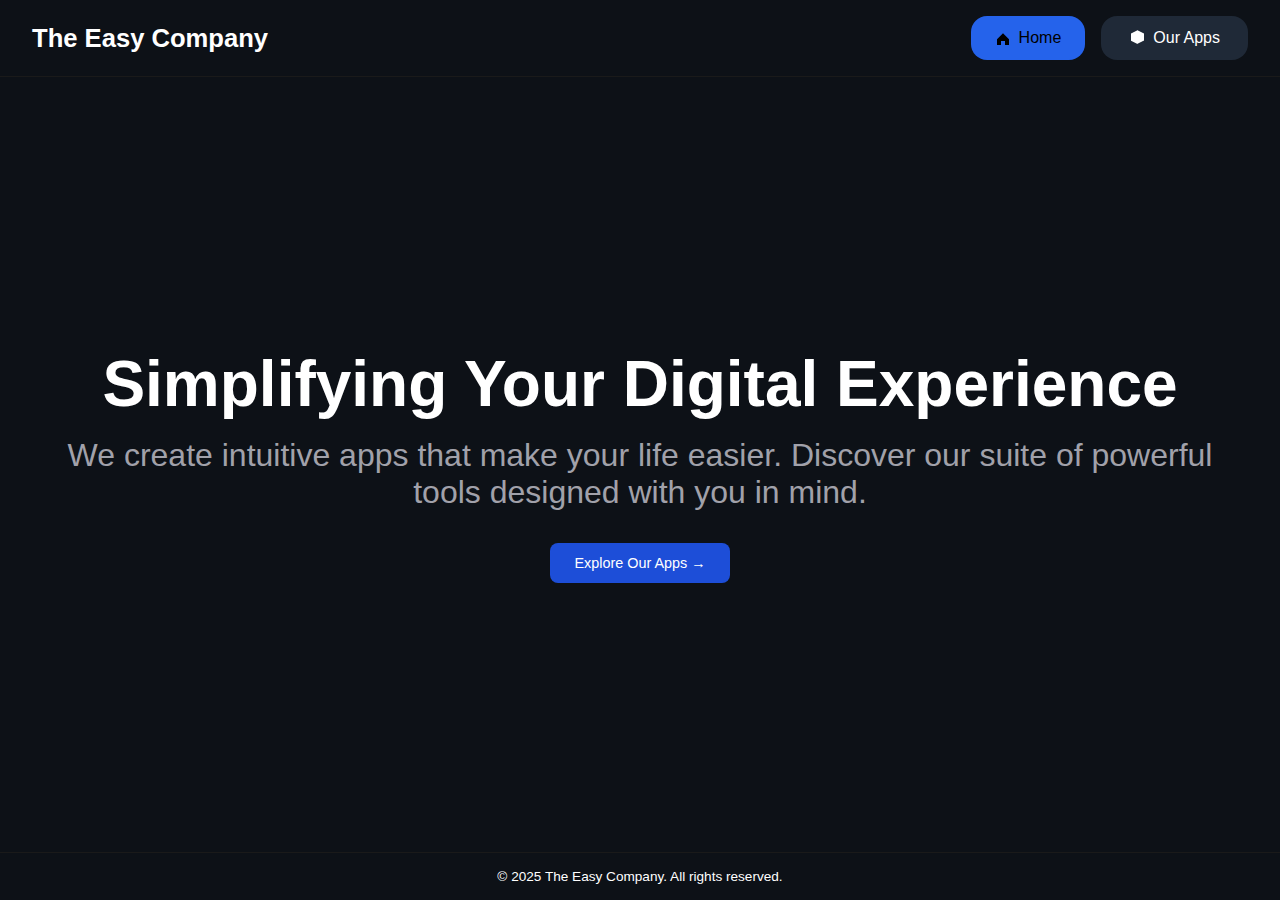
<file: index.html>
<!DOCTYPE html>
<html lang="en">
  <head>
    <meta charset="UTF-8" />
    <meta name="viewport" content="width=device-width, initial-scale=1.0"/>
    <title>The Easy Company</title>
    <link rel="stylesheet" href="style.css"/>
  </head>
  <body>
    <header>
      <div class="container">
        <div class="logo">The Easy Company</div>
        <nav>
          <a href="/" class="nav-btn primary">
            <svg width="16" height="16" fill="currentColor" viewBox="0 0 16 16">
              <path d="M8 3.293l6 6V15h-4v-4H6v4H2v-5.707l6-6z"/>
            </svg>
            <span>Home</span>
          </a>
          <a href="./apps/" class="nav-btn secondary">
              <svg width="16" height="16" fill="currentColor" viewBox="0 0 16 16">
                <path d="M8.5.134l6 3A.5.5 0 0 1 15 3.5v7a.5.5 0 0 1-.5.366l-6 3a.5.5 0 0 1-.5 0l-6-3A.5.5 0 0 1 2 10.5v-7a.5.5 0 0 1 .5-.366l6-3a.5.5 0 0 1 .5 0z"/>
              </svg>
              <span>Our Apps</span>
          </a>
        </nav>
      </div>
    </header>

    <main>
      <h1>Simplifying Your Digital Experience</h1>
      <p>We create intuitive apps that make your life easier. Discover our suite of powerful tools designed with you in mind.</p>
      <a href="./apps/" class="cta-button">Explore Our Apps →</a>
    </main>

    <footer>
      <div class="footer-container">
        <span>© 2025 The Easy Company. All rights reserved.</span>
      </div>
    </footer>
  </body>
</html>
</file>
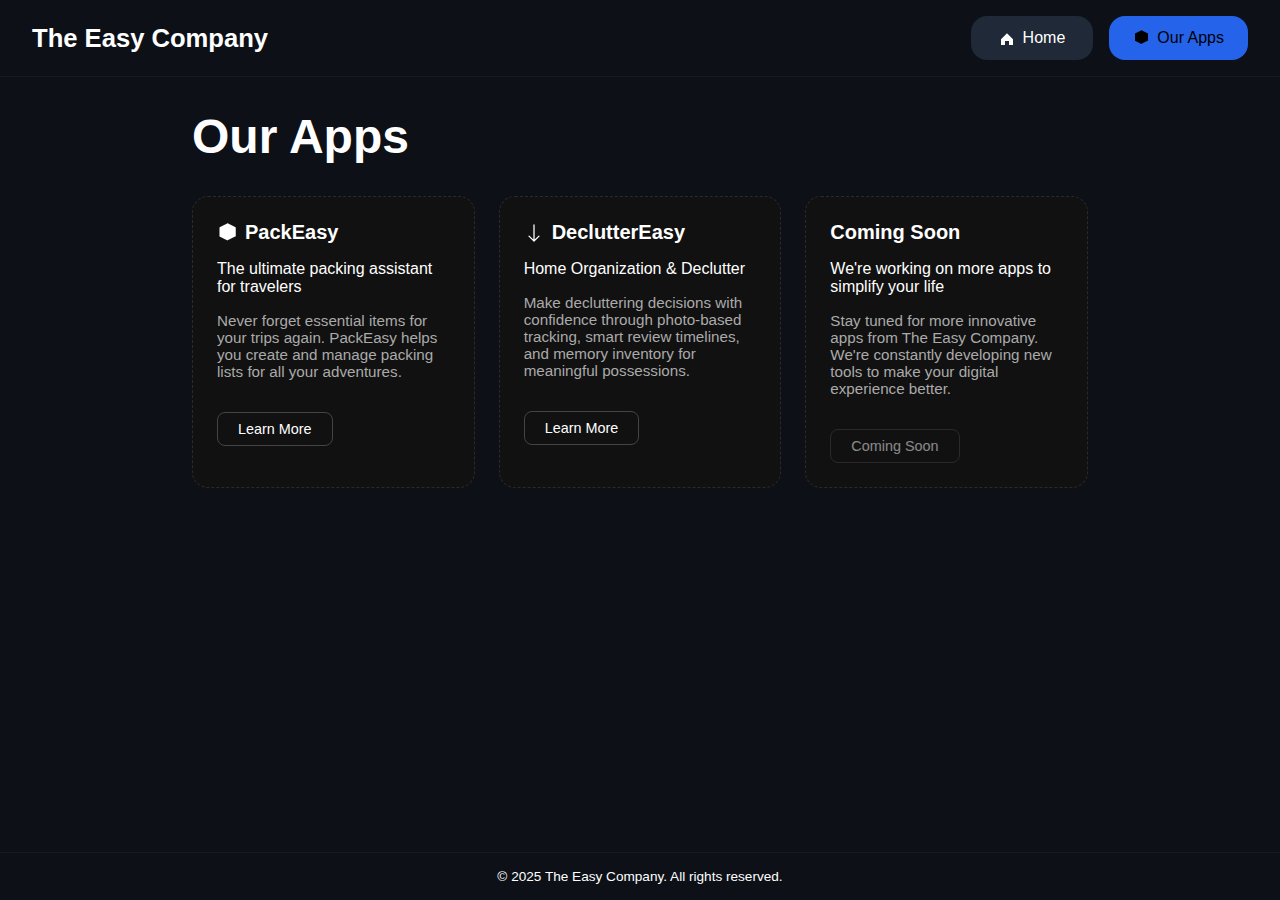
<file: apps/index.html>
<!DOCTYPE html>
<html lang="en">
  <head>
    <meta charset="UTF-8" />
    <meta name="viewport" content="width=device-width, initial-scale=1.0"/>
    <title>Our Apps – The Easy Company</title>
    <link rel="stylesheet" href="style.css" />
  </head>
  <body>
    <header>
      <div class="container">
        <div class="logo">The Easy Company</div>
        <nav>
          <a href="../" class="nav-btn secondary">
            <svg width="16" height="16" fill="currentColor" viewBox="0 0 16 16">
              <path d="M8 3.293l6 6V15h-4v-4H6v4H2v-5.707l6-6z"/>
            </svg>
            <span>Home</span>
          </a>
          <a href="/" class="nav-btn primary">
            <svg width="16" height="16" fill="currentColor" viewBox="0 0 16 16">
              <path d="M8.5.134l6 3A.5.5 0 0 1 15 3.5v7a.5.5 0 0 1-.5.366l-6 3a.5.5 0 0 1-.5 0l-6-3A.5.5 0 0 1 2 10.5v-7a.5.5 0 0 1 .5-.366l6-3a.5.5 0 0 1 .5 0z"/>
            </svg>
            <span>Our Apps</span>
          </a>
        </nav>
      </div>
    </header>

    <main>
      <h1>Our Apps</h1>
      <div class="app-grid">
        <div class="app-card">
          <div class="app-header">
            <svg width="20" height="20" fill="currentColor" viewBox="0 0 16 16">
              <path d="M8.5.134l6 3A.5.5 0 0 1 15 3.5v7a.5.5 0 0 1-.5.366l-6 3a.5.5 0 0 1-.5 0l-6-3A.5.5 0 0 1 2 10.5v-7a.5.5 0 0 1 .5-.366l6-3a.5.5 0 0 1 .5 0z"/>
            </svg>
            <h2>PackEasy</h2>
          </div>
          <p>The ultimate packing assistant for travelers</p>
          <p class="app-desc">
            Never forget essential items for your trips again. PackEasy helps you create and manage packing lists for all your adventures.
          </p>
          <div class="app-actions">
            <a href="./packeasy/" class="btn-outline">Learn More</a>
          </div>
        </div>

        <div class="app-card">
          <div class="app-header">
            <svg width="20" height="20" fill="currentColor" viewBox="0 0 16 16">
              <path d="M8 1a.5.5 0 0 1 .5.5v11.793l3.146-3.147a.5.5 0 0 1 .708.708l-4 4a.5.5 0 0 1-.708 0l-4-4a.5.5 0 0 1 .708-.708L7.5 13.293V1.5A.5.5 0 0 1 8 1z"/>
            </svg>
            <h2>DeclutterEasy</h2>
          </div>
          <p>Home Organization & Declutter</p>
          <p class="app-desc">
            Make decluttering decisions with confidence through photo-based tracking, smart review timelines, and memory inventory for meaningful possessions.
          </p>
          <div class="app-actions">
            <a href="./decluttereasy/" class="btn-outline">Learn More</a>
          </div>
        </div>

        <div class="app-card coming-soon">
          <div class="app-header">
            <h2>Coming Soon</h2>
          </div>
          <p>We're working on more apps to simplify your life</p>
          <p class="app-desc">
            Stay tuned for more innovative apps from The Easy Company. We're constantly developing new tools to make your digital experience better.
          </p>
          <div class="app-actions">
            <span class="btn-outline disabled">Coming Soon</span>
          </div>
        </div>
      </div>
    </main>

    <footer>
      <div class="footer-container">
        <span>© 2025 The Easy Company. All rights reserved.</span>
      </div>
    </footer>
  </body>
</html>
</file>
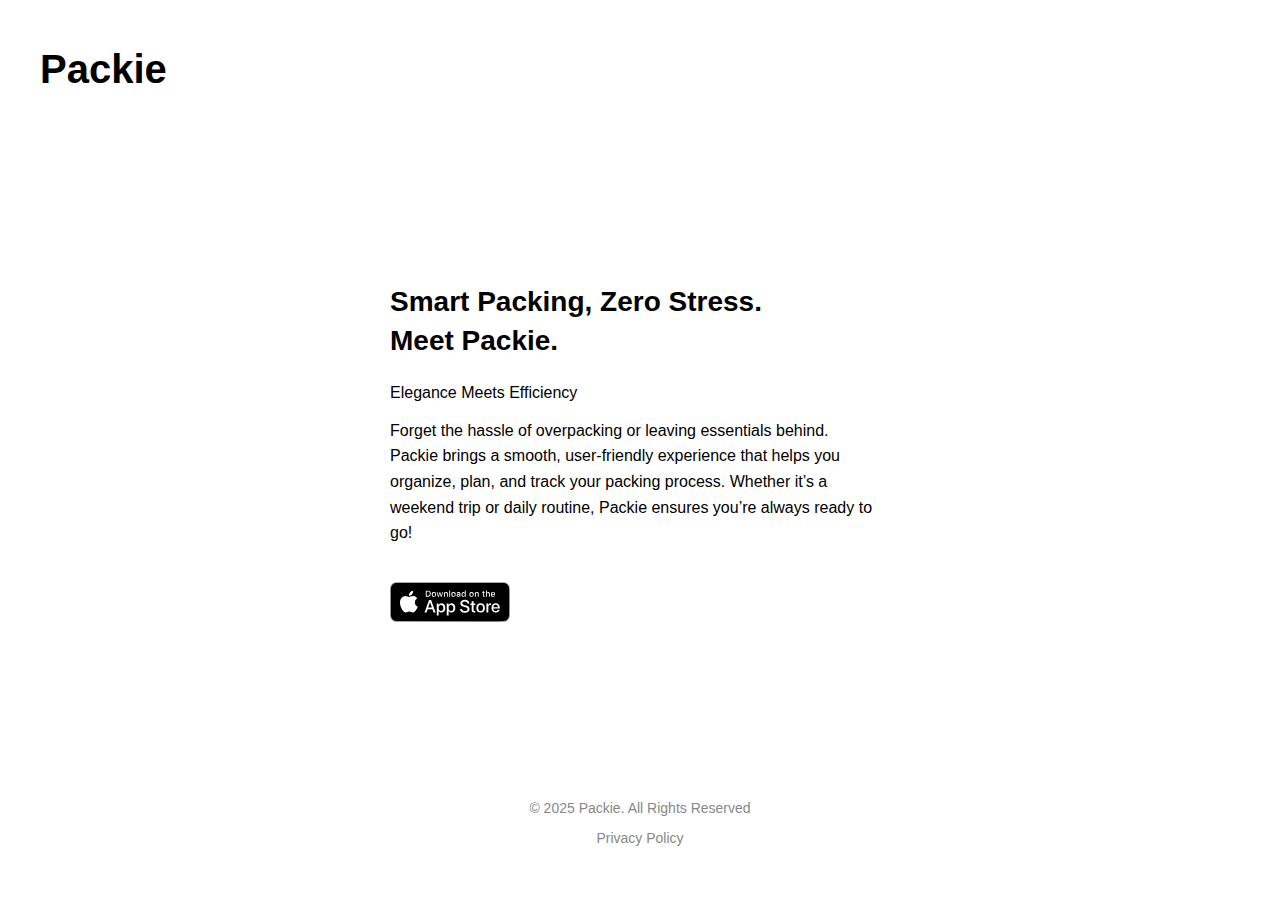
<file: packeasy/index.html>
<!DOCTYPE html>
<html lang="en">
<head>
  <meta charset="UTF-8" />
  <meta name="viewport" content="width=device-width, initial-scale=1.0" />
  <title>Packie</title>
  <link rel="stylesheet" href="style.css" />
  <link rel="icon" type="image/png" href="favicon.png" />
</head>
<body>
  <header>
    <h1>Packie</h1>
  </header>
  <main>
    <div class="container">
      <!-- <div class="image">
        <img src="packie-mockup.jpg" alt="App Screenshot" />
      </div> -->
      <div class="content">
        <h2>Smart Packing, Zero Stress.<br />Meet <strong>Packie</strong>.</h2>
        <p class="subhead">Elegance Meets Efficiency</p>
        <p class="description">
          Forget the hassle of overpacking or leaving essentials behind.<br />
          Packie brings a smooth, user-friendly experience that helps you organize, plan, and track your packing process. Whether it’s a weekend trip or daily routine, Packie ensures you’re always ready to go!
        </p>
        <a href="#" class="app-store-button">
          <img src="app_store_badge.svg" alt="Download on the App Store" />
        </a>
      </div>
    </div>
  </main>
<footer>
  <p>© 2025 Packie. All Rights Reserved</p>
  <p><a href="privacy.html" class="privacy-link">Privacy Policy</a></p>
</footer>
</body>
</html>
</file>
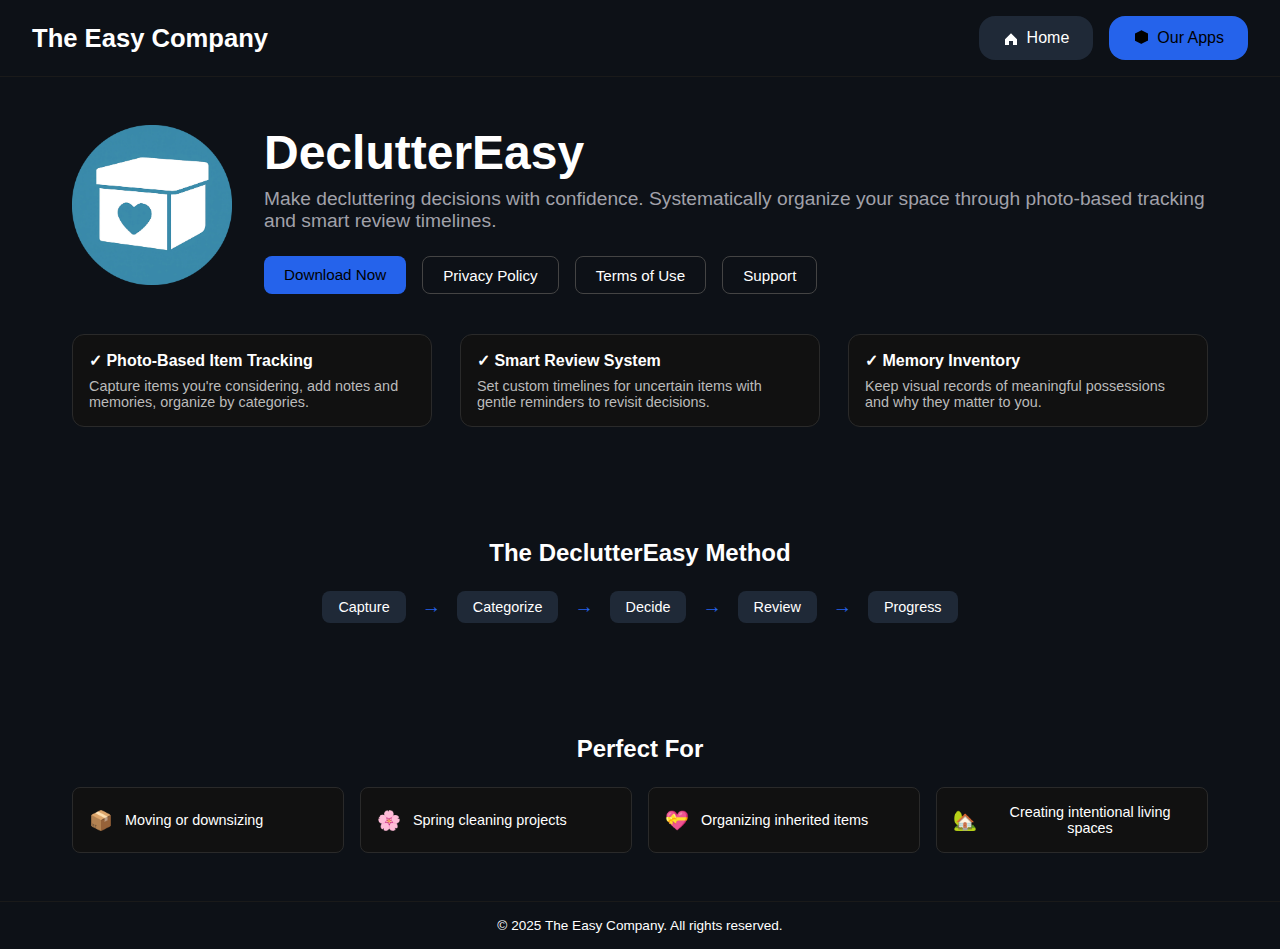
<file: apps/decluttereasy/index.html>
<!DOCTYPE html>
<html lang="en">
  <head>
    <meta charset="UTF-8" />
    <meta name="viewport" content="width=device-width, initial-scale=1.0"/>
    <title>DeclutterEasy – The Easy Company</title>
    <link rel="stylesheet" href="style.css" />
    <link rel="icon" type="image/png" href="favicon.png" />
  </head>
  <body>
    <header>
      <div class="container">
        <div class="logo">The Easy Company</div>
        <nav>
          <a href="../../" class="nav-btn secondary">
            <svg width="16" height="16" fill="currentColor" viewBox="0 0 16 16">
              <path d="M8 3.293l6 6V15h-4v-4H6v4H2v-5.707l6-6z"/>
            </svg>
            <span>Home</span>
          </a>
          <a href="../" class="nav-btn primary">
            <svg width="16" height="16" fill="currentColor" viewBox="0 0 16 16">
              <path d="M8.5.134l6 3A.5.5 0 0 1 15 3.5v7a.5.5 0 0 1-.5.366l-6 3a.5.5 0 0 1-.5 0l-6-3A.5.5 0 0 1 2 10.5v-7a.5.5 0 0 1 .5-.366l6-3a.5.5 0 0 1 .5 0z"/>
            </svg>
            <span>Our Apps</span>
          </a>
        </nav>
      </div>
    </header>

    <main class="decluttereasy-main">
      <div class="decluttereasy-top">
        <div class="decluttereasy-image">
          <img src="logo.png" alt="DeclutterEasy logo" class="app-logo" />
        </div>
        <div class="decluttereasy-text">
          <h1>DeclutterEasy</h1>
          <p class="subtitle">Make decluttering decisions with confidence. Systematically organize your space through photo-based tracking and smart review timelines.</p>
          <div class="button-group">
            <a href="#" class="btn-primary">Download Now</a>
            <a href="./policy/" class="btn-outline">Privacy Policy</a>
            <a href="./terms/" class="btn-outline">Terms of Use</a>
            <a href="./support/" class="btn-outline">Support</a>
          </div>
        </div>
      </div>

      <div class="features-grid">
        <div class="feature-card">
          <p class="feature-title">✓ Photo-Based Item Tracking</p>
          <p class="feature-desc">Capture items you're considering, add notes and memories, organize by categories.</p>
        </div>
        <div class="feature-card">
          <p class="feature-title">✓ Smart Review System</p>
          <p class="feature-desc">Set custom timelines for uncertain items with gentle reminders to revisit decisions.</p>
        </div>
        <div class="feature-card">
          <p class="feature-title">✓ Memory Inventory</p>
          <p class="feature-desc">Keep visual records of meaningful possessions and why they matter to you.</p>
        </div>
      </div>

      <div class="method-section">
        <h2>The DeclutterEasy Method</h2>
        <div class="method-steps">
          <span class="method-step">Capture</span>
          <span class="method-arrow">→</span>
          <span class="method-step">Categorize</span>
          <span class="method-arrow">→</span>
          <span class="method-step">Decide</span>
          <span class="method-arrow">→</span>
          <span class="method-step">Review</span>
          <span class="method-arrow">→</span>
          <span class="method-step">Progress</span>
        </div>
      </div>

      <div class="perfect-for-section">
        <h2>Perfect For</h2>
        <div class="perfect-for-grid">
          <div class="perfect-for-item">
            <span class="perfect-for-icon">📦</span>
            <span>Moving or downsizing</span>
          </div>
          <div class="perfect-for-item">
            <span class="perfect-for-icon">🌸</span>
            <span>Spring cleaning projects</span>
          </div>
          <div class="perfect-for-item">
            <span class="perfect-for-icon">💝</span>
            <span>Organizing inherited items</span>
          </div>
          <div class="perfect-for-item">
            <span class="perfect-for-icon">🏡</span>
            <span>Creating intentional living spaces</span>
          </div>
        </div>
      </div>
    </main>

    <footer>
      <div class="footer-container">
        <span>© 2025 The Easy Company. All rights reserved.</span>
      </div>
    </footer>
  </body>
</html>
</file>
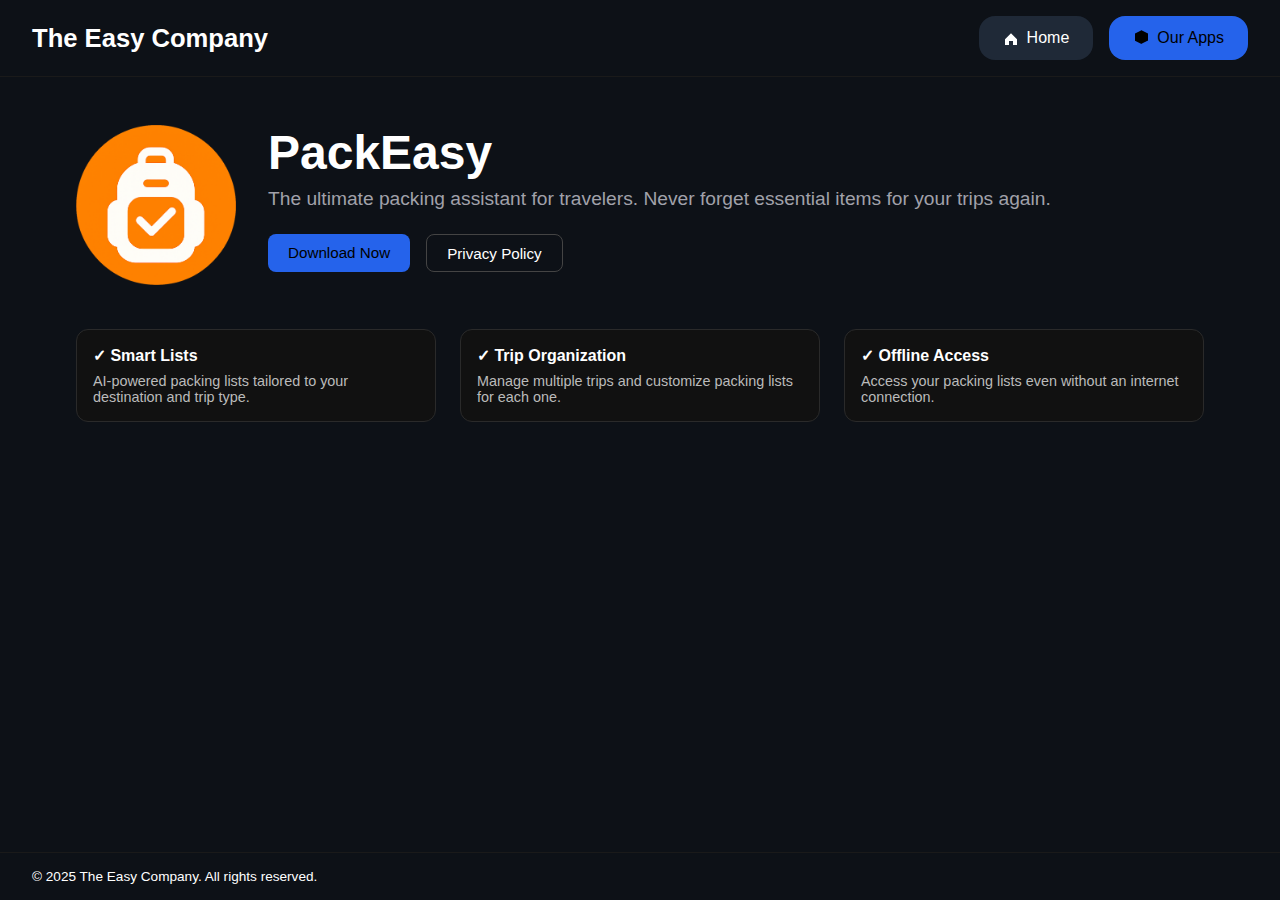
<file: apps/packeasy/index.html>
<!DOCTYPE html>
<html lang="en">
  <head>
    <meta charset="UTF-8" />
    <meta name="viewport" content="width=device-width, initial-scale=1.0"/>
    <title>PackEasy – The Easy Company</title>
    <link rel="stylesheet" href="style.css" />
  </head>
  <body>
    <header>
      <div class="container">
        <div class="logo">The Easy Company</div>
        <nav>
          <a href="../../index.html" class="nav-btn secondary">
            <svg width="16" height="16" fill="currentColor" viewBox="0 0 16 16">
              <path d="M8 3.293l6 6V15h-4v-4H6v4H2v-5.707l6-6z"/>
            </svg>
            <span>Home</span>
          </a>
          <a href="../index.html" class="nav-btn primary">
            <svg width="16" height="16" fill="currentColor" viewBox="0 0 16 16">
              <path d="M8.5.134l6 3A.5.5 0 0 1 15 3.5v7a.5.5 0 0 1-.5.366l-6 3a.5.5 0 0 1-.5 0l-6-3A.5.5 0 0 1 2 10.5v-7a.5.5 0 0 1 .5-.366l6-3a.5.5 0 0 1 .5 0z"/>
            </svg>
            <span>Our Apps</span>
          </a>
        </nav>
      </div>
    </header>

    <main class="packeasy-main">
      <div class="packeasy-top">
        <div class="packeasy-image">
          <img src="logo.png" alt="PackEasy logo" class="app-logo" />
        </div>
        <div class="packeasy-text">
          <h1>PackEasy</h1>
          <p class="subtitle">The ultimate packing assistant for travelers. Never forget essential items for your trips again.</p>
          <div class="button-group">
            <a href="#" class="btn-primary">Download Now</a>
            <a href="./privacy.html" class="btn-outline">Privacy Policy</a>
          </div>
        </div>
      </div>

      <div class="features-grid">
        <div class="feature-card">
          <p class="feature-title">✓ Smart Lists</p>
          <p class="feature-desc">AI-powered packing lists tailored to your destination and trip type.</p>
        </div>
        <div class="feature-card">
          <p class="feature-title">✓ Trip Organization</p>
          <p class="feature-desc">Manage multiple trips and customize packing lists for each one.</p>
        </div>
        <div class="feature-card">
          <p class="feature-title">✓ Offline Access</p>
          <p class="feature-desc">Access your packing lists even without an internet connection.</p>
        </div>
      </div>
    </main>

    <footer>
      <div class="footer-container">
        <span>© 2025 The Easy Company. All rights reserved.</span>
      </div>
    </footer>
  </body>
</html>
</file>
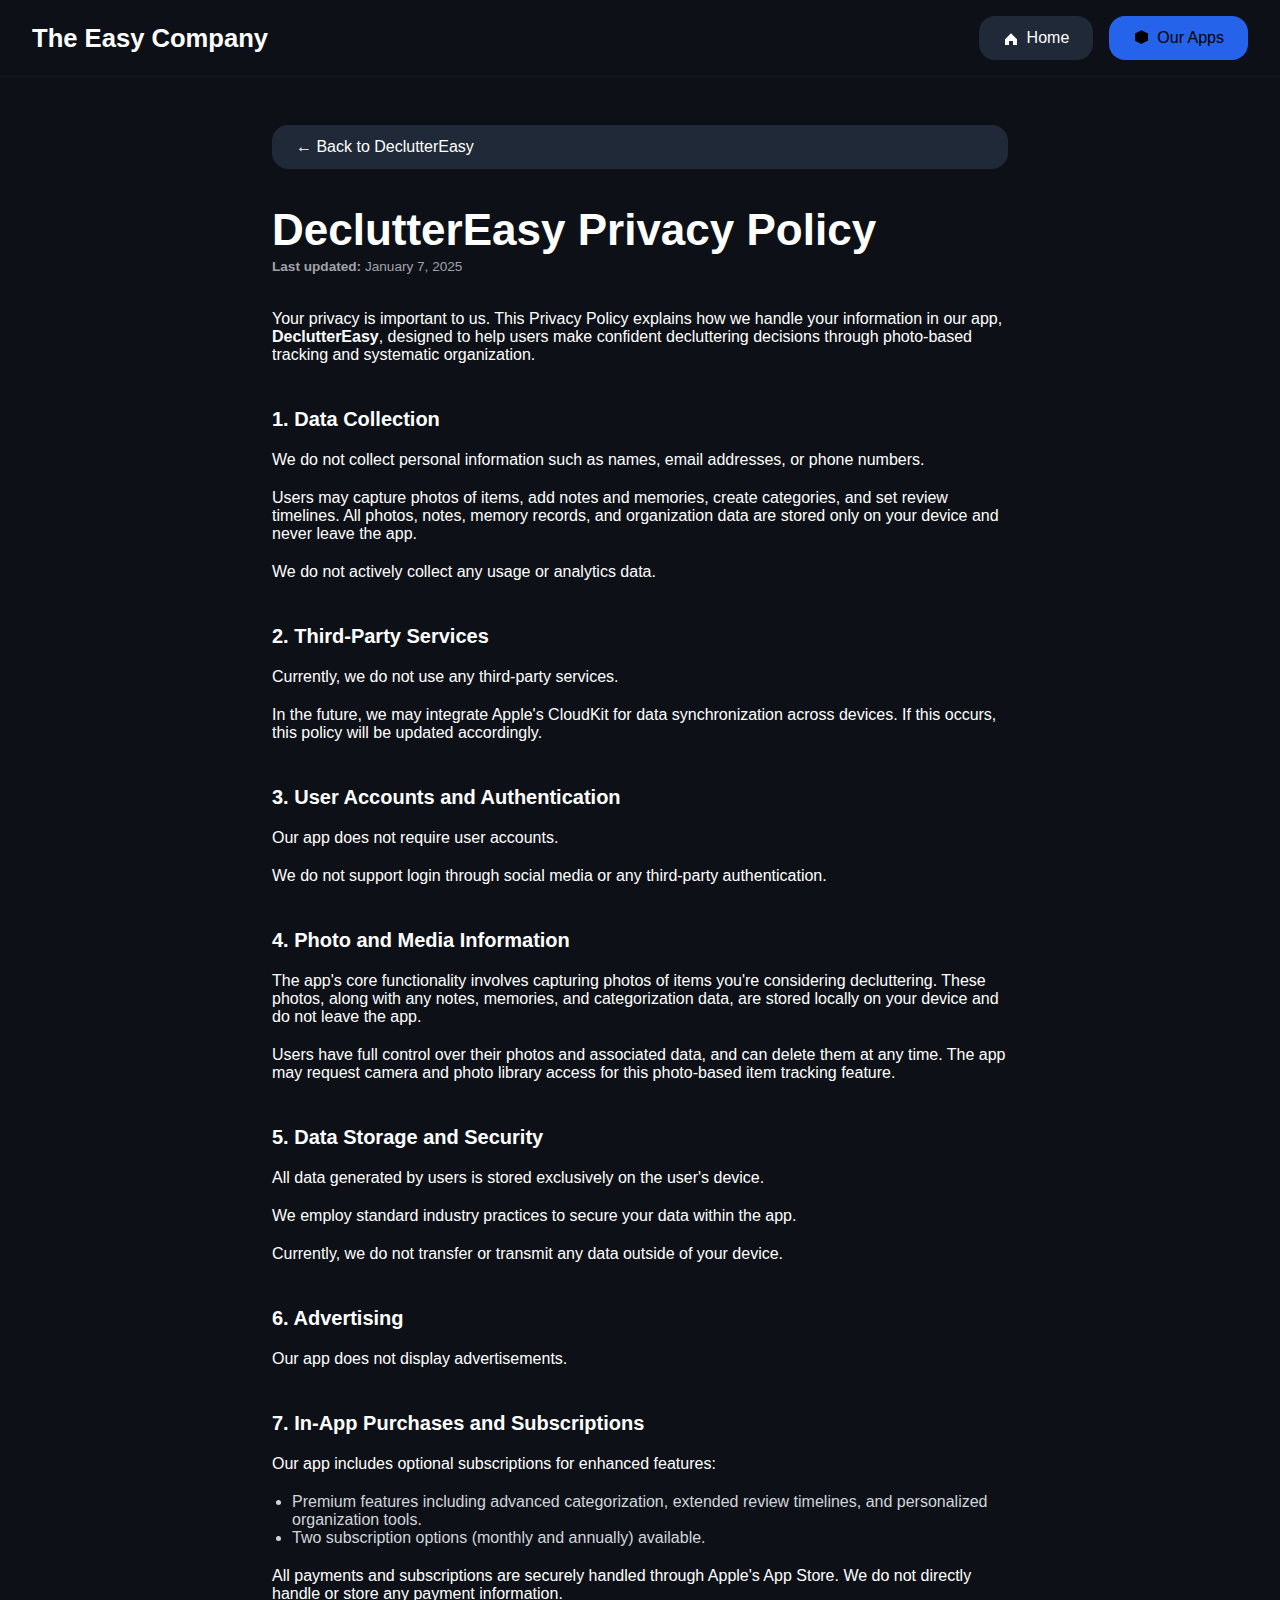
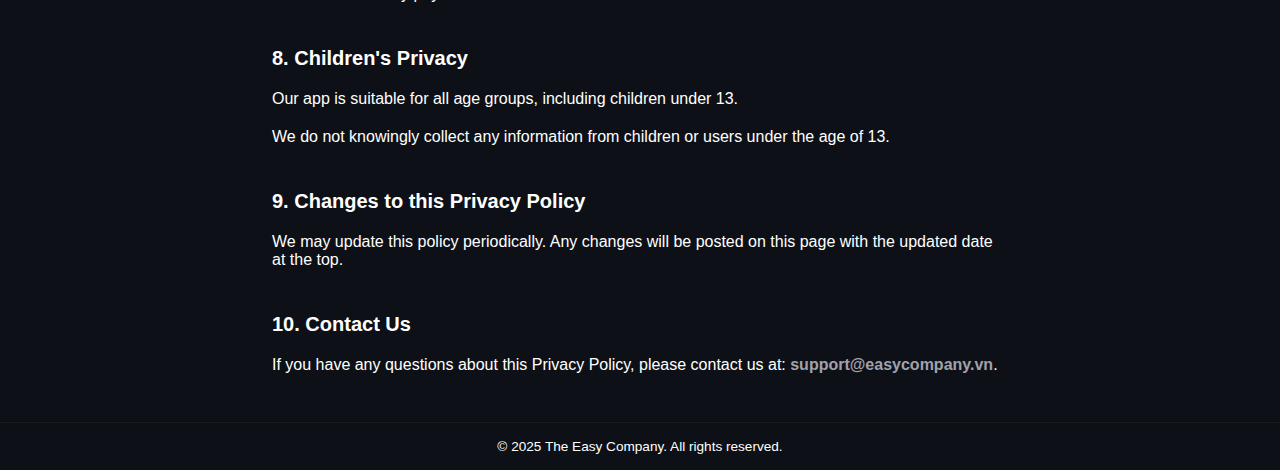
<file: apps/decluttereasy/policy/index.html>
<!DOCTYPE html>
<html lang="en">
<head>
  <meta charset="UTF-8" />
  <meta name="viewport" content="width=device-width, initial-scale=1.0"/>
  <title>Privacy Policy – DeclutterEasy</title>
  <link rel="stylesheet" href="../style.css" />
  <link rel="icon" type="image/png" href="../favicon.png" />
</head>
<body>
  <header>
    <div class="container">
      <div class="logo">The Easy Company</div>
      <nav>
        <a href="../../../" class="nav-btn secondary">
          <svg width="16" height="16" fill="currentColor" viewBox="0 0 16 16">
            <path d="M8 3.293l6 6V15h-4v-4H6v4H2v-5.707l6-6z"/>
          </svg>
          <span>Home</span>
        </a>
        <a href="../../" class="nav-btn primary">
          <svg width="16" height="16" fill="currentColor" viewBox="0 0 16 16">
            <path d="M8.5.134l6 3A.5.5 0 0 1 15 3.5v7a.5.5 0 0 1-.5.366l-6 3a.5.5 0 0 1-.5 0l-6-3A.5.5 0 0 1 2 10.5v-7a.5.5 0 0 1 .5-.366l6-3a.5.5 0 0 1 .5 0z"/>
          </svg>
          <span>Our Apps</span>
        </a>
      </nav>
    </div>
  </header>

  <main class="privacy-main">
    <div class="content">
      <a href="../" class="nav-btn secondary back-link">← Back to DeclutterEasy</a>
      <h1>DeclutterEasy Privacy Policy</h1>
      <p class="updated-date"><strong>Last updated:</strong> January 7, 2025</p>

      <p>Your privacy is important to us. This Privacy Policy explains how we handle your information in our app, <strong>DeclutterEasy</strong>, designed to help users make confident decluttering decisions through photo-based tracking and systematic organization.</p>

      <h2>1. Data Collection</h2>
      <p>We do not collect personal information such as names, email addresses, or phone numbers.</p>
      <p>Users may capture photos of items, add notes and memories, create categories, and set review timelines. All photos, notes, memory records, and organization data are stored only on your device and never leave the app.</p>
      <p>We do not actively collect any usage or analytics data.</p>

      <h2>2. Third-Party Services</h2>
      <p>Currently, we do not use any third-party services.</p>
      <p>In the future, we may integrate Apple's CloudKit for data synchronization across devices. If this occurs, this policy will be updated accordingly.</p>

      <h2>3. User Accounts and Authentication</h2>
      <p>Our app does not require user accounts.</p>
      <p>We do not support login through social media or any third-party authentication.</p>

      <h2>4. Photo and Media Information</h2>
      <p>The app's core functionality involves capturing photos of items you're considering decluttering. These photos, along with any notes, memories, and categorization data, are stored locally on your device and do not leave the app.</p>
      <p>Users have full control over their photos and associated data, and can delete them at any time. The app may request camera and photo library access for this photo-based item tracking feature.</p>

      <h2>5. Data Storage and Security</h2>
      <p>All data generated by users is stored exclusively on the user's device.</p>
      <p>We employ standard industry practices to secure your data within the app.</p>
      <p>Currently, we do not transfer or transmit any data outside of your device.</p>

      <h2>6. Advertising</h2>
      <p>Our app does not display advertisements.</p>

      <h2>7. In-App Purchases and Subscriptions</h2>
      <p>Our app includes optional subscriptions for enhanced features:</p>
      <ul>
        <li>Premium features including advanced categorization, extended review timelines, and personalized organization tools.</li>
        <li>Two subscription options (monthly and annually) available.</li>
      </ul>
      <p>All payments and subscriptions are securely handled through Apple's App Store. We do not directly handle or store any payment information.</p>

      <h2>8. Children's Privacy</h2>
      <p>Our app is suitable for all age groups, including children under 13.</p>
      <p>We do not knowingly collect any information from children or users under the age of 13.</p>

      <h2>9. Changes to this Privacy Policy</h2>
      <p>We may update this policy periodically. Any changes will be posted on this page with the updated date at the top.</p>

      <h2>10. Contact Us</h2>
      <p>If you have any questions about this Privacy Policy, please contact us at: <a href="mailto:support@easycompany.vn" class="email-link">support@easycompany.vn</a>.</p>
    </div>
  </main>

  <footer>
    <div class="footer-container">
      <span>© 2025 The Easy Company. All rights reserved.</span>
    </div>
  </footer>
</body>
</html>
</file>
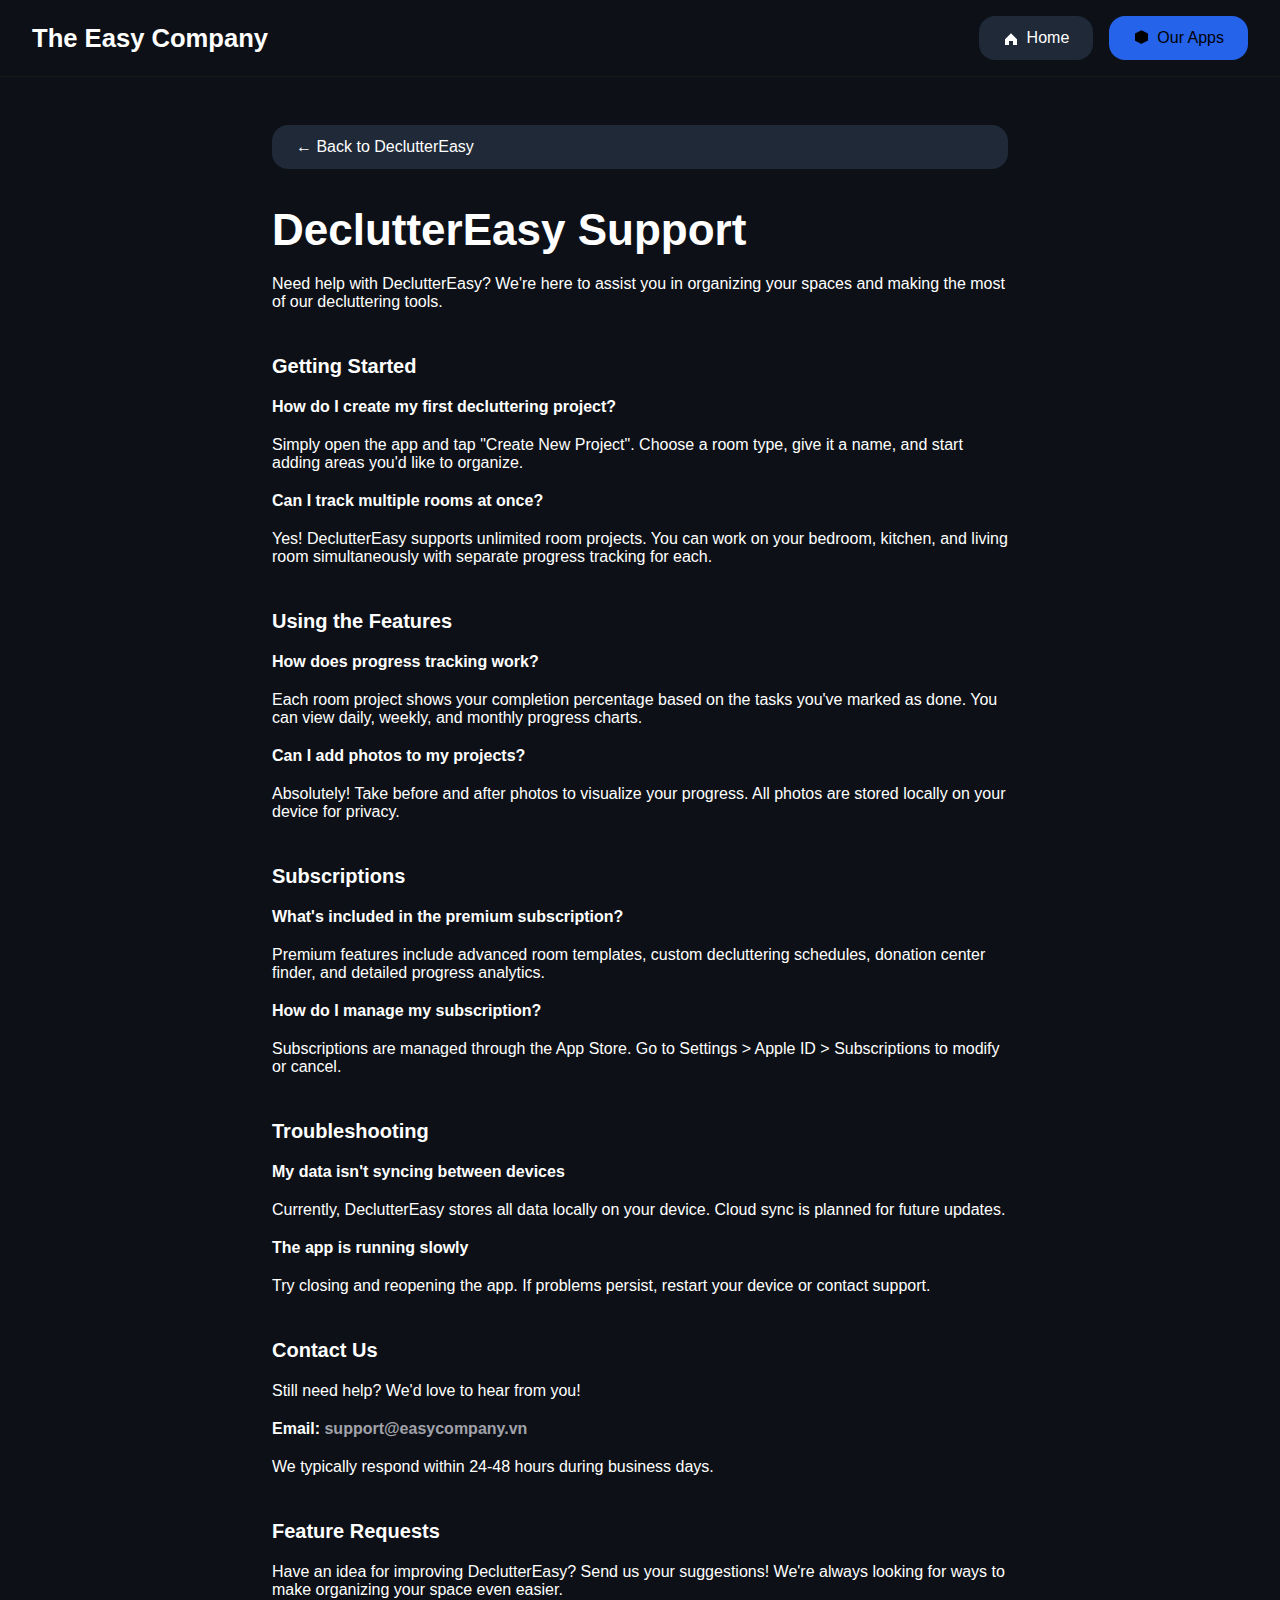
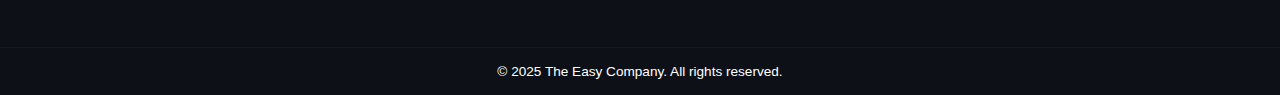
<file: apps/decluttereasy/support/index.html>
<!DOCTYPE html>
<html lang="en">
<head>
  <meta charset="UTF-8" />
  <meta name="viewport" content="width=device-width, initial-scale=1.0" />
  <title>Support – DeclutterEasy</title>
  <link rel="stylesheet" href="../style.css" />
  <link rel="icon" type="image/png" href="../favicon.png" />
</head>
<body>
  <header>
    <div class="container">
      <div class="logo">The Easy Company</div>
      <nav>
        <a href="../../../" class="nav-btn secondary">
          <svg width="16" height="16" fill="currentColor" viewBox="0 0 16 16">
            <path d="M8 3.293l6 6V15h-4v-4H6v4H2v-5.707l6-6z"/>
          </svg>
          <span>Home</span>
        </a>
        <a href="../../" class="nav-btn primary">
          <svg width="16" height="16" fill="currentColor" viewBox="0 0 16 16">
            <path d="M8.5.134l6 3A.5.5 0 0 1 15 3.5v7a.5.5 0 0 1-.5.366l-6 3a.5.5 0 0 1-.5 0l-6-3A.5.5 0 0 1 2 10.5v-7a.5.5 0 0 1 .5-.366l6-3a.5.5 0 0 1 .5 0z"/>
          </svg>
          <span>Our Apps</span>
        </a>
      </nav>
    </div>
  </header>

  <main class="privacy-main">
    <div class="content">
      <a href="../" class="nav-btn secondary back-link">← Back to DeclutterEasy</a>
      <h1>DeclutterEasy Support</h1>
      
      <p>Need help with DeclutterEasy? We're here to assist you in organizing your spaces and making the most of our decluttering tools.</p>

      <h2>Getting Started</h2>
      <p><strong>How do I create my first decluttering project?</strong></p>
      <p>Simply open the app and tap "Create New Project". Choose a room type, give it a name, and start adding areas you'd like to organize.</p>

      <p><strong>Can I track multiple rooms at once?</strong></p>
      <p>Yes! DeclutterEasy supports unlimited room projects. You can work on your bedroom, kitchen, and living room simultaneously with separate progress tracking for each.</p>

      <h2>Using the Features</h2>
      <p><strong>How does progress tracking work?</strong></p>
      <p>Each room project shows your completion percentage based on the tasks you've marked as done. You can view daily, weekly, and monthly progress charts.</p>

      <p><strong>Can I add photos to my projects?</strong></p>
      <p>Absolutely! Take before and after photos to visualize your progress. All photos are stored locally on your device for privacy.</p>

      <h2>Subscriptions</h2>
      <p><strong>What's included in the premium subscription?</strong></p>
      <p>Premium features include advanced room templates, custom decluttering schedules, donation center finder, and detailed progress analytics.</p>

      <p><strong>How do I manage my subscription?</strong></p>
      <p>Subscriptions are managed through the App Store. Go to Settings > Apple ID > Subscriptions to modify or cancel.</p>

      <h2>Troubleshooting</h2>
      <p><strong>My data isn't syncing between devices</strong></p>
      <p>Currently, DeclutterEasy stores all data locally on your device. Cloud sync is planned for future updates.</p>

      <p><strong>The app is running slowly</strong></p>
      <p>Try closing and reopening the app. If problems persist, restart your device or contact support.</p>

      <h2>Contact Us</h2>
      <p>Still need help? We'd love to hear from you!</p>
      <p><strong>Email:</strong> <a href="mailto:support@easycompany.vn" class="email-link">support@easycompany.vn</a></p>
      <p>We typically respond within 24-48 hours during business days.</p>

      <h2>Feature Requests</h2>
      <p>Have an idea for improving DeclutterEasy? Send us your suggestions! We're always looking for ways to make organizing your space even easier.</p>
    </div>
  </main>

  <footer>
    <div class="footer-container">
      <span>© 2025 The Easy Company. All rights reserved.</span>
    </div>
  </footer>
</body>
</html>
</file>
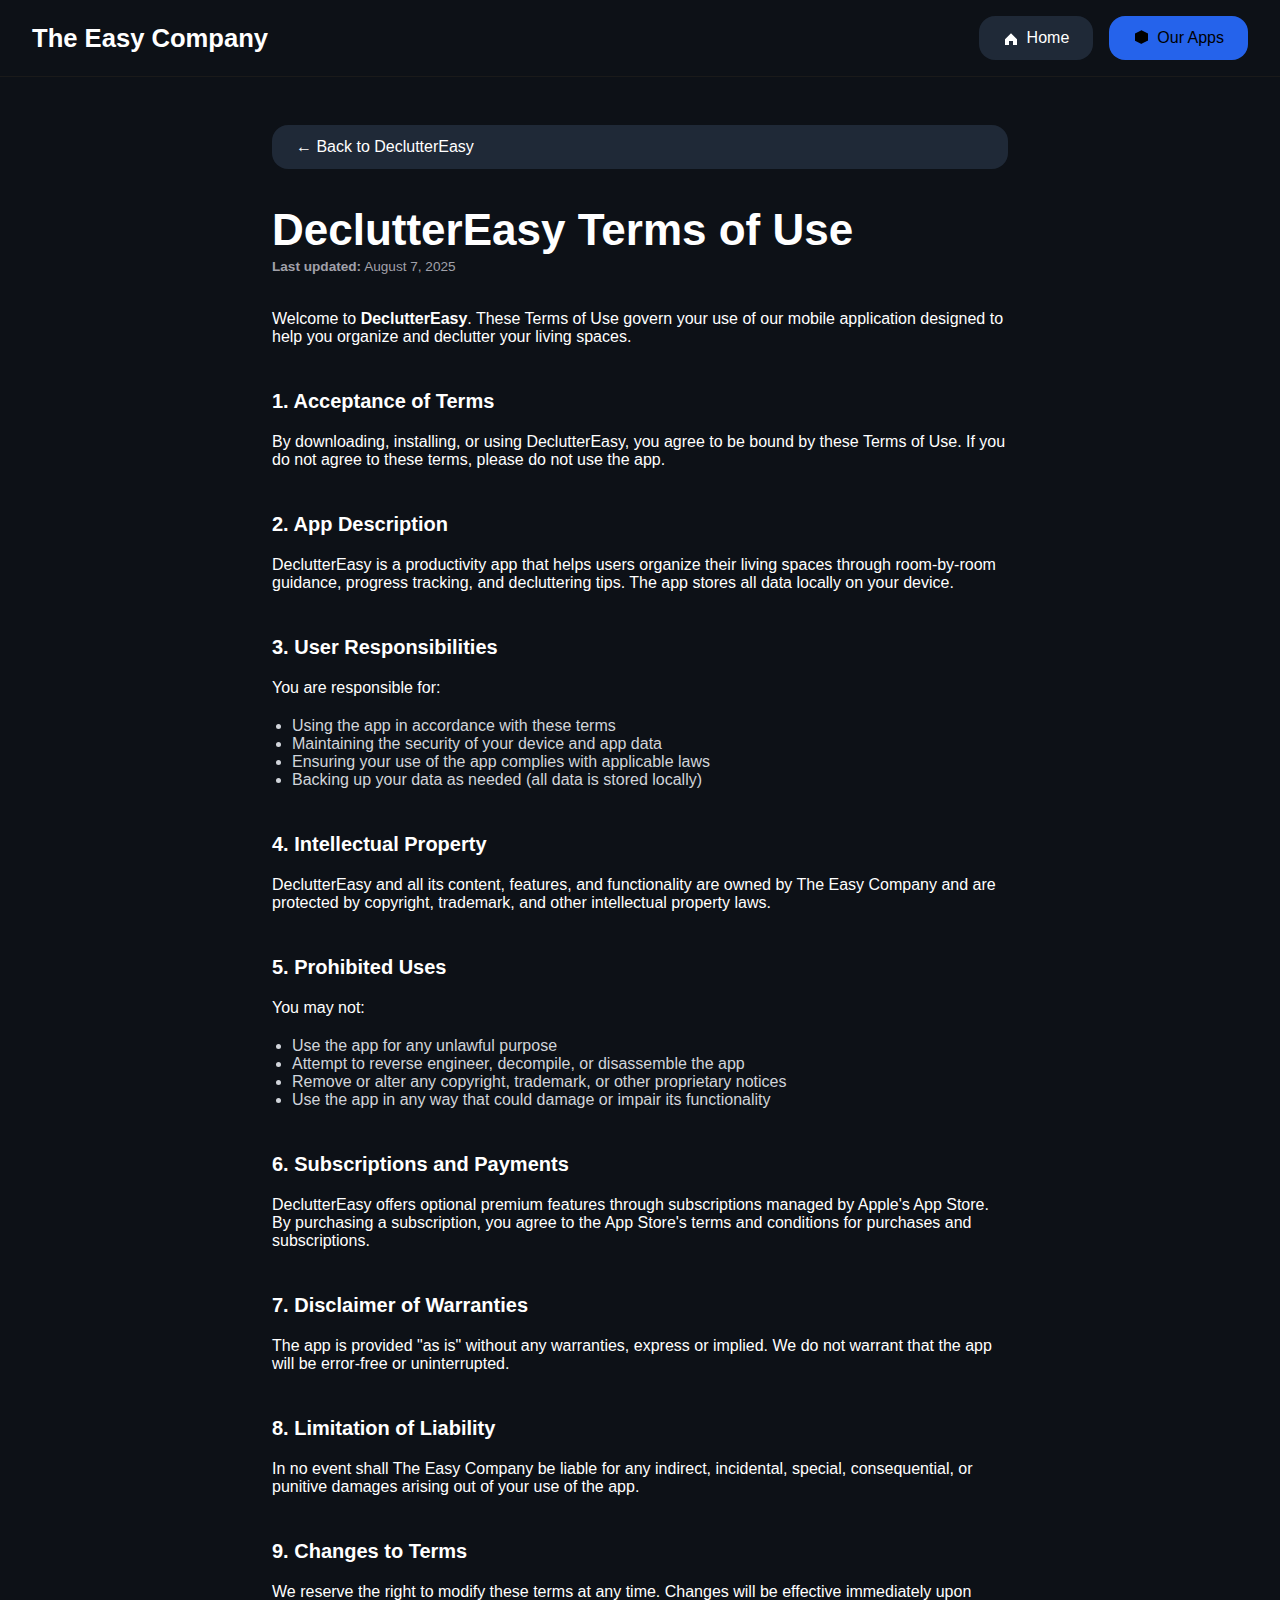
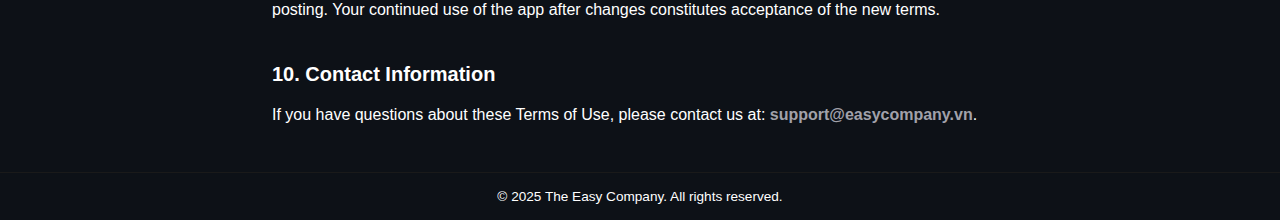
<file: apps/decluttereasy/terms/index.html>
<!DOCTYPE html>
<html lang="en">
<head>
  <meta charset="UTF-8" />
  <meta name="viewport" content="width=device-width, initial-scale=1.0" />
  <title>Terms of Use – DeclutterEasy</title>
  <link rel="stylesheet" href="../style.css" />
  <link rel="icon" type="image/png" href="../favicon.png" />
</head>
<body>
  <header>
    <div class="container">
      <div class="logo">The Easy Company</div>
      <nav>
        <a href="../../../" class="nav-btn secondary">
          <svg width="16" height="16" fill="currentColor" viewBox="0 0 16 16">
            <path d="M8 3.293l6 6V15h-4v-4H6v4H2v-5.707l6-6z"/>
          </svg>
          <span>Home</span>
        </a>
        <a href="../../" class="nav-btn primary">
          <svg width="16" height="16" fill="currentColor" viewBox="0 0 16 16">
            <path d="M8.5.134l6 3A.5.5 0 0 1 15 3.5v7a.5.5 0 0 1-.5.366l-6 3a.5.5 0 0 1-.5 0l-6-3A.5.5 0 0 1 2 10.5v-7a.5.5 0 0 1 .5-.366l6-3a.5.5 0 0 1 .5 0z"/>
          </svg>
          <span>Our Apps</span>
        </a>
      </nav>
    </div>
  </header>

  <main class="privacy-main">
    <div class="content">
      <a href="../" class="nav-btn secondary back-link">← Back to DeclutterEasy</a>
      <h1>DeclutterEasy Terms of Use</h1>
      <p class="updated-date"><strong>Last updated:</strong> August 7, 2025</p>

      <p>Welcome to <strong>DeclutterEasy</strong>. These Terms of Use govern your use of our mobile application designed to help you organize and declutter your living spaces.</p>

      <h2>1. Acceptance of Terms</h2>
      <p>By downloading, installing, or using DeclutterEasy, you agree to be bound by these Terms of Use. If you do not agree to these terms, please do not use the app.</p>

      <h2>2. App Description</h2>
      <p>DeclutterEasy is a productivity app that helps users organize their living spaces through room-by-room guidance, progress tracking, and decluttering tips. The app stores all data locally on your device.</p>

      <h2>3. User Responsibilities</h2>
      <p>You are responsible for:</p>
      <ul>
        <li>Using the app in accordance with these terms</li>
        <li>Maintaining the security of your device and app data</li>
        <li>Ensuring your use of the app complies with applicable laws</li>
        <li>Backing up your data as needed (all data is stored locally)</li>
      </ul>

      <h2>4. Intellectual Property</h2>
      <p>DeclutterEasy and all its content, features, and functionality are owned by The Easy Company and are protected by copyright, trademark, and other intellectual property laws.</p>

      <h2>5. Prohibited Uses</h2>
      <p>You may not:</p>
      <ul>
        <li>Use the app for any unlawful purpose</li>
        <li>Attempt to reverse engineer, decompile, or disassemble the app</li>
        <li>Remove or alter any copyright, trademark, or other proprietary notices</li>
        <li>Use the app in any way that could damage or impair its functionality</li>
      </ul>

      <h2>6. Subscriptions and Payments</h2>
      <p>DeclutterEasy offers optional premium features through subscriptions managed by Apple's App Store. By purchasing a subscription, you agree to the App Store's terms and conditions for purchases and subscriptions.</p>

      <h2>7. Disclaimer of Warranties</h2>
      <p>The app is provided "as is" without any warranties, express or implied. We do not warrant that the app will be error-free or uninterrupted.</p>

      <h2>8. Limitation of Liability</h2>
      <p>In no event shall The Easy Company be liable for any indirect, incidental, special, consequential, or punitive damages arising out of your use of the app.</p>

      <h2>9. Changes to Terms</h2>
      <p>We reserve the right to modify these terms at any time. Changes will be effective immediately upon posting. Your continued use of the app after changes constitutes acceptance of the new terms.</p>

      <h2>10. Contact Information</h2>
      <p>If you have questions about these Terms of Use, please contact us at: <a href="mailto:support@easycompany.vn" class="email-link">support@easycompany.vn</a>.</p>
    </div>
  </main>

  <footer>
    <div class="footer-container">
      <span>© 2025 The Easy Company. All rights reserved.</span>
    </div>
  </footer>
</body>
</html>
</file>
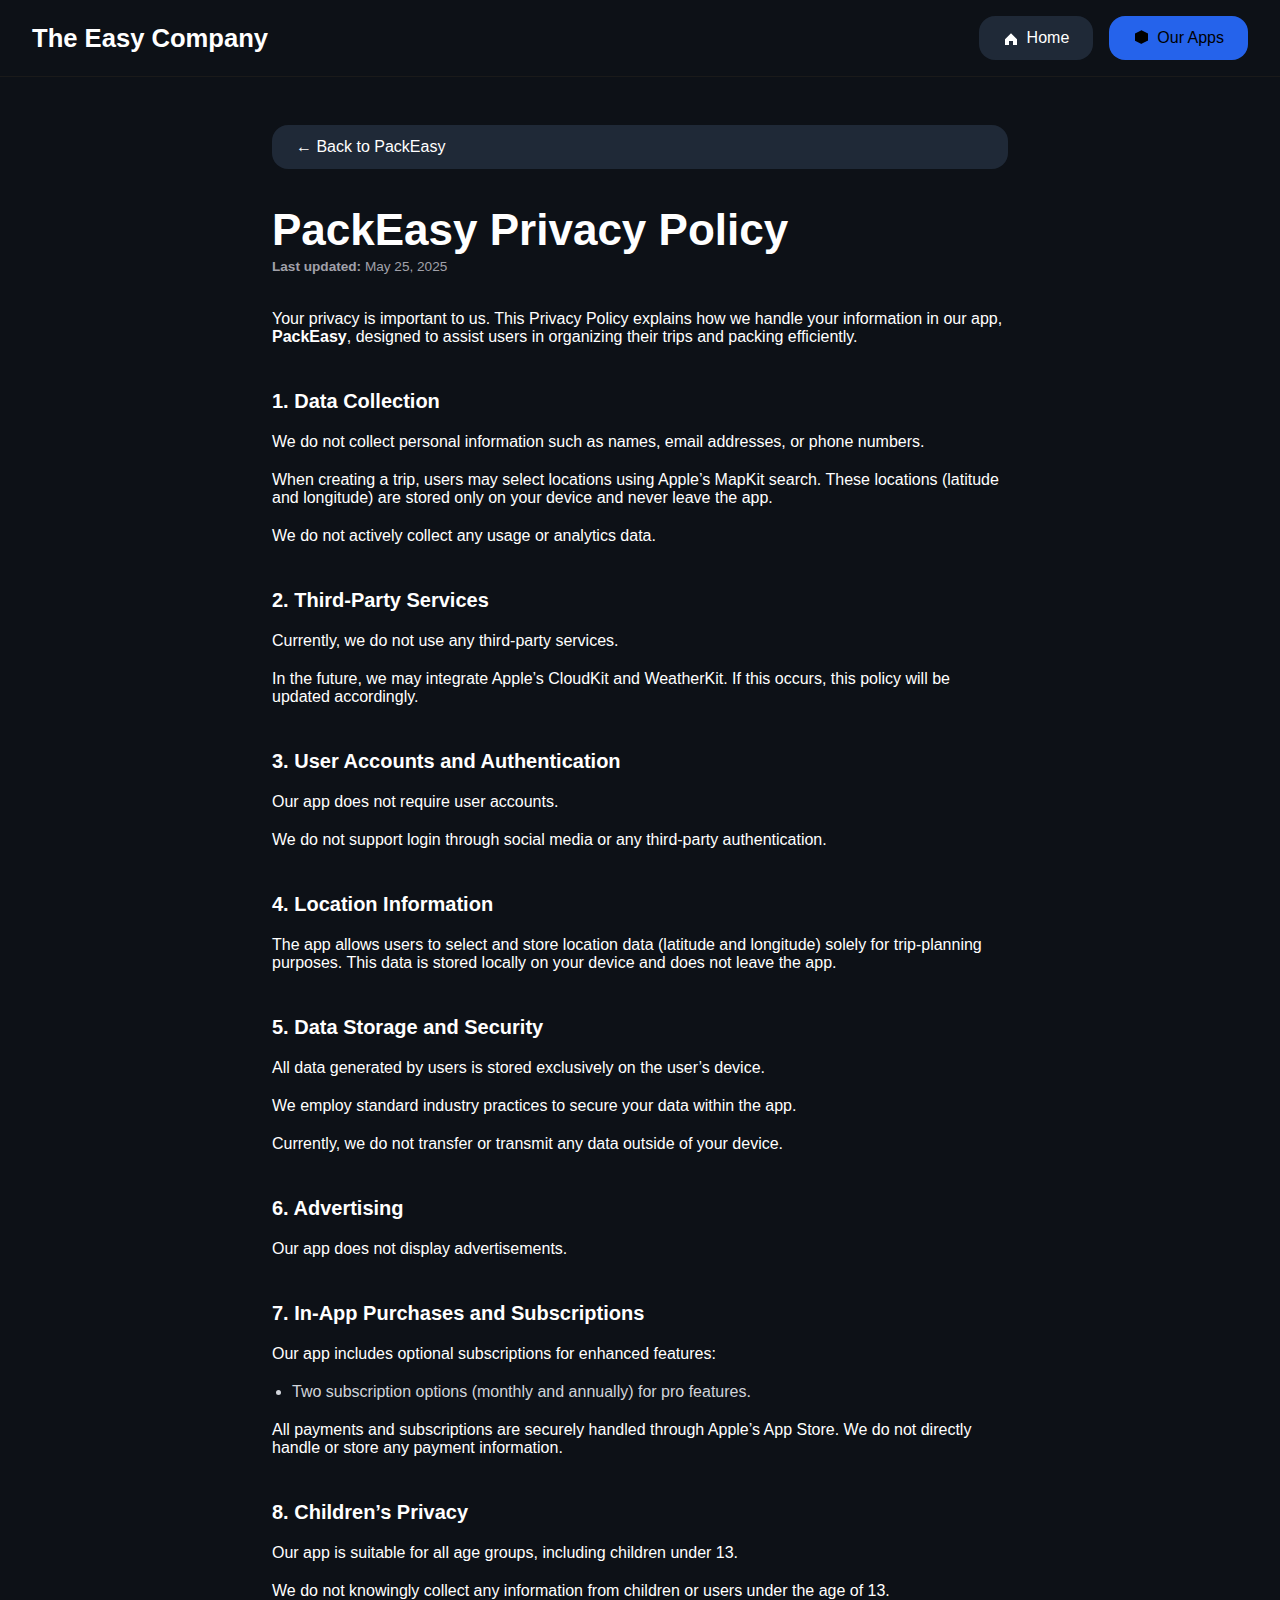
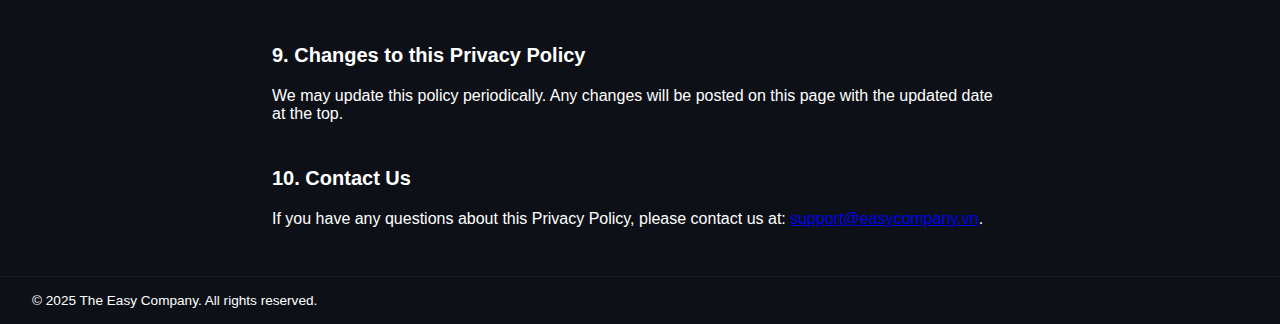
<file: apps/packeasy/policy/index.html>
<!DOCTYPE html>
<html lang="en">
<head>
  <meta charset="UTF-8" />
  <meta name="viewport" content="width=device-width, initial-scale=1.0"/>
  <title>Privacy Policy – PackEasy</title>
  <link rel="stylesheet" href="../style.css" />
  <link rel="icon" type="image/png" href="../favicon.png" />
</head>
<body>
  <header>
    <div class="container">
      <div class="logo">The Easy Company</div>
      <nav>
        <a href="../../" class="nav-btn secondary">
          <svg width="16" height="16" fill="currentColor" viewBox="0 0 16 16">
            <path d="M8 3.293l6 6V15h-4v-4H6v4H2v-5.707l6-6z"/>
          </svg>
          <span>Home</span>
        </a>
        <a href="../" class="nav-btn primary">
          <svg width="16" height="16" fill="currentColor" viewBox="0 0 16 16">
            <path d="M8.5.134l6 3A.5.5 0 0 1 15 3.5v7a.5.5 0 0 1-.5.366l-6 3a.5.5 0 0 1-.5 0l-6-3A.5.5 0 0 1 2 10.5v-7a.5.5 0 0 1 .5-.366l6-3a.5.5 0 0 1 .5 0z"/>
          </svg>
          <span>Our Apps</span>
        </a>
      </nav>
    </div>
  </header>

  <main class="privacy-main">
    <div class="content">
      <a href="../" class="nav-btn secondary back-link">← Back to PackEasy</a>
      <h1>PackEasy Privacy Policy</h1>
      <p class="updated-date"><strong>Last updated:</strong> May 25, 2025</p>

      <p>Your privacy is important to us. This Privacy Policy explains how we handle your information in our app, <strong>PackEasy</strong>, designed to assist users in organizing their trips and packing efficiently.</p>

      <h2>1. Data Collection</h2>
      <p>We do not collect personal information such as names, email addresses, or phone numbers.</p>
      <p>When creating a trip, users may select locations using Apple’s MapKit search. These locations (latitude and longitude) are stored only on your device and never leave the app.</p>
      <p>We do not actively collect any usage or analytics data.</p>

      <h2>2. Third-Party Services</h2>
      <p>Currently, we do not use any third-party services.</p>
      <p>In the future, we may integrate Apple’s CloudKit and WeatherKit. If this occurs, this policy will be updated accordingly.</p>

      <h2>3. User Accounts and Authentication</h2>
      <p>Our app does not require user accounts.</p>
      <p>We do not support login through social media or any third-party authentication.</p>

      <h2>4. Location Information</h2>
      <p>The app allows users to select and store location data (latitude and longitude) solely for trip-planning purposes. This data is stored locally on your device and does not leave the app.</p>

      <h2>5. Data Storage and Security</h2>
      <p>All data generated by users is stored exclusively on the user’s device.</p>
      <p>We employ standard industry practices to secure your data within the app.</p>
      <p>Currently, we do not transfer or transmit any data outside of your device.</p>

      <h2>6. Advertising</h2>
      <p>Our app does not display advertisements.</p>

      <h2>7. In-App Purchases and Subscriptions</h2>
      <p>Our app includes optional subscriptions for enhanced features:</p>
      <ul>
        <li>Two subscription options (monthly and annually) for pro features.</li>
      </ul>
      <p>All payments and subscriptions are securely handled through Apple’s App Store. We do not directly handle or store any payment information.</p>

      <h2>8. Children’s Privacy</h2>
      <p>Our app is suitable for all age groups, including children under 13.</p>
      <p>We do not knowingly collect any information from children or users under the age of 13.</p>

      <h2>9. Changes to this Privacy Policy</h2>
      <p>We may update this policy periodically. Any changes will be posted on this page with the updated date at the top.</p>

      <h2>10. Contact Us</h2>
      <p>If you have any questions about this Privacy Policy, please contact us at: <a href="mailto:support@easycompany.vn" class="email-link">support@easycompany.vn</a>.</p>
    </div>
  </main>

  <footer>
    <div class="footer-container">
      <span>© 2025 The Easy Company. All rights reserved.</span>
    </div>
  </footer>
</body>
</html>
</file>
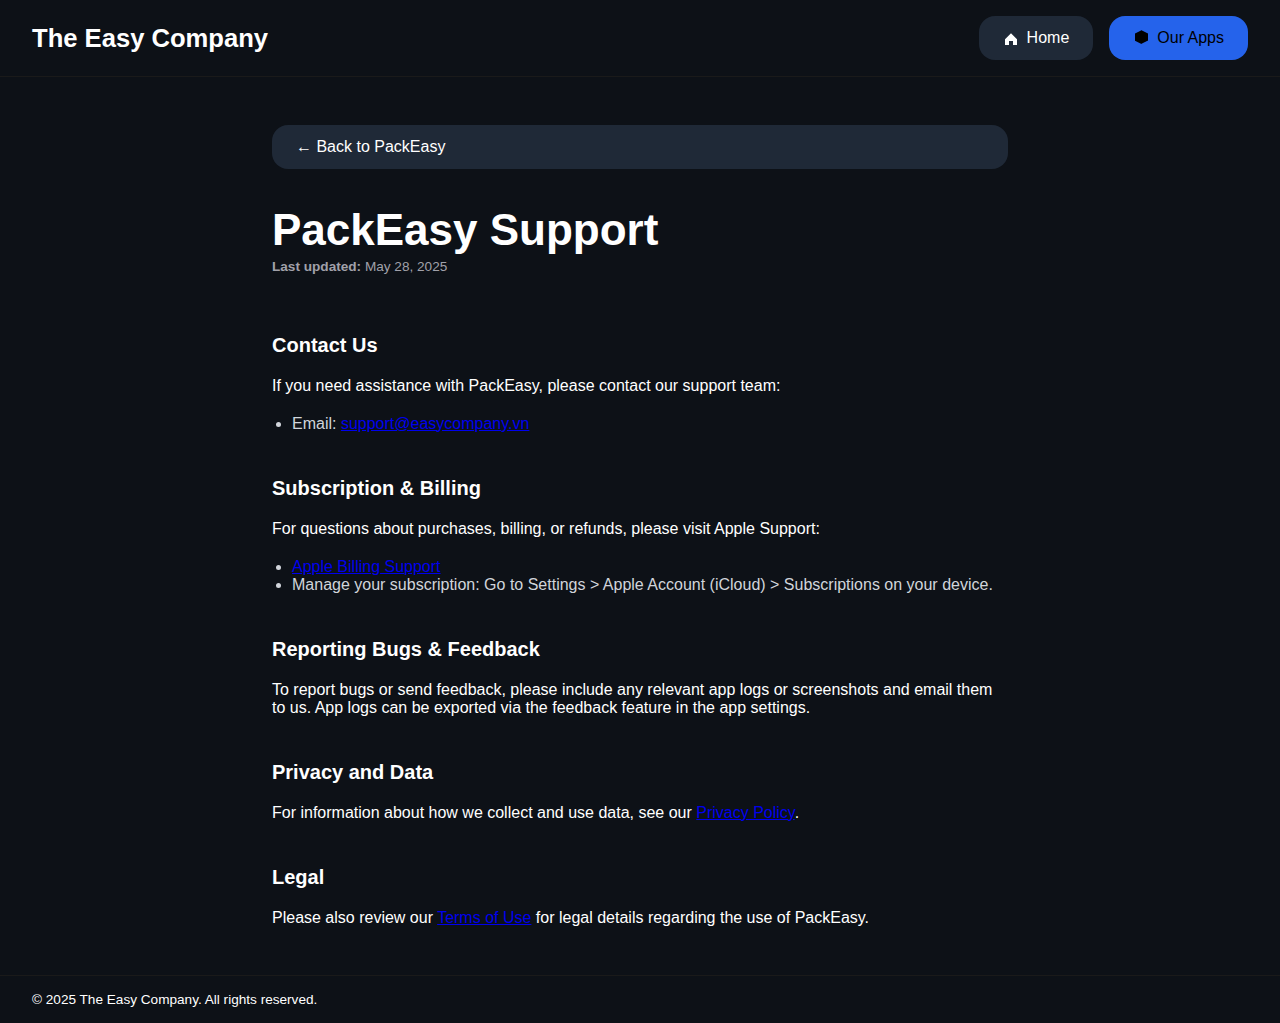
<file: apps/packeasy/support/index.html>
<!DOCTYPE html>
<html lang="en">
<head>
  <meta charset="UTF-8" />
  <meta name="viewport" content="width=device-width, initial-scale=1.0" />
  <title>Support – PackEasy</title>
  <link rel="stylesheet" href="../style.css" />
  <link rel="icon" type="image/png" href="favicon.png" />
</head>
<body>
  <header>
    <div class="container">
      <div class="logo">The Easy Company</div>
      <nav>
        <a href="../../" class="nav-btn secondary">
          <svg width="16" height="16" fill="currentColor" viewBox="0 0 16 16">
            <path d="M8 3.293l6 6V15h-4v-4H6v4H2v-5.707l6-6z"/>
          </svg>
          <span>Home</span>
        </a>
        <a href="../" class="nav-btn primary">
          <svg width="16" height="16" fill="currentColor" viewBox="0 0 16 16">
            <path d="M8.5.134l6 3A.5.5 0 0 1 15 3.5v7a.5.5 0 0 1-.5.366l-6 3a.5.5 0 0 1-.5 0l-6-3A.5.5 0 0 1 2 10.5v-7a.5.5 0 0 1 .5-.366l6-3a.5.5 0 0 1 .5 0z"/>
          </svg>
          <span>Our Apps</span>
        </a>
      </nav>
    </div>
  </header>

  <main class="privacy-main">
    <div class="content">
      <a href="/" class="nav-btn secondary back-link">← Back to PackEasy</a>
      <h1>PackEasy Support</h1>
      <p class="updated-date"><strong>Last updated:</strong> May 28, 2025</p>

      <h2>Contact Us</h2>
      <p>If you need assistance with PackEasy, please contact our support team:</p>
      <ul>
        <li>Email: <a href="mailto:support@easycompany.vn" class="email-link">support@easycompany.vn</a></li>
      </ul>

      <h2>Subscription & Billing</h2>
      <p>For questions about purchases, billing, or refunds, please visit Apple Support:</p>
      <ul>
        <li><a href="https://support.apple.com/billing" target="_blank" rel="noopener" class="email-link">Apple Billing Support</a></li>
        <li>Manage your subscription: Go to Settings &gt; Apple Account (iCloud) &gt; Subscriptions on your device.</li>
      </ul>

      <h2>Reporting Bugs & Feedback</h2>
      <p>To report bugs or send feedback, please include any relevant app logs or screenshots and email them to us. App logs can be exported via the feedback feature in the app settings.</p>

      <h2>Privacy and Data</h2>
      <p>For information about how we collect and use data, see our <a href="../privacy/index.html" class="email-link">Privacy Policy</a>.</p>

      <h2>Legal</h2>
      <p>Please also review our <a href="../terms/index.html" class="email-link">Terms of Use</a> for legal details regarding the use of PackEasy.</p>
    </div>
  </main>

  <footer>
    <div class="footer-container">
      <span>© 2025 The Easy Company. All rights reserved.</span>
    </div>
  </footer>
</body>
</html>
</file>
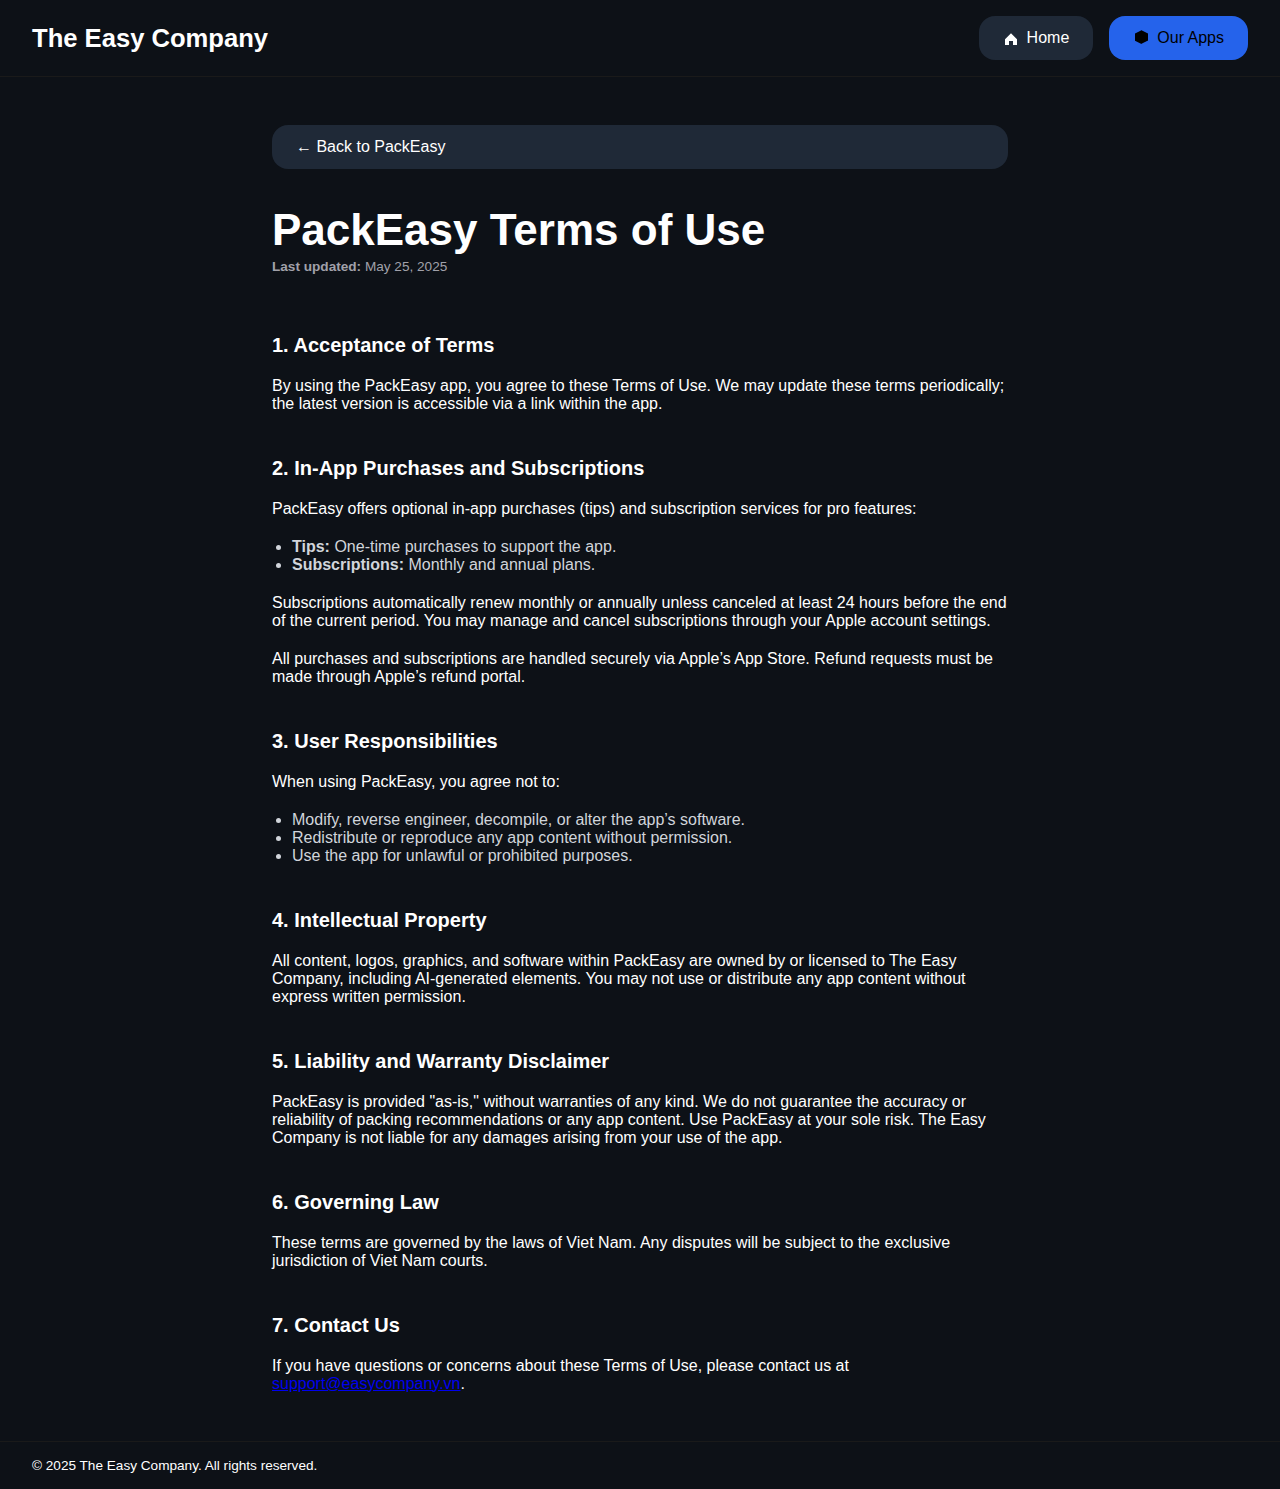
<file: apps/packeasy/terms/index.html>
<!DOCTYPE html>
<html lang="en">
<head>
  <meta charset="UTF-8" />
  <meta name="viewport" content="width=device-width, initial-scale=1.0" />
  <title>Terms of Use – PackEasy</title>
  <link rel="stylesheet" href="../style.css" />
  <link rel="icon" type="image/png" href="../favicon.png" />
</head>
<body>
  <header>
    <div class="container">
      <div class="logo">The Easy Company</div>
      <nav>
        <a href="../../" class="nav-btn secondary">
          <svg width="16" height="16" fill="currentColor" viewBox="0 0 16 16">
            <path d="M8 3.293l6 6V15h-4v-4H6v4H2v-5.707l6-6z"/>
          </svg>
          <span>Home</span>
        </a>
        <a href="../" class="nav-btn primary">
          <svg width="16" height="16" fill="currentColor" viewBox="0 0 16 16">
            <path d="M8.5.134l6 3A.5.5 0 0 1 15 3.5v7a.5.5 0 0 1-.5.366l-6 3a.5.5 0 0 1-.5 0l-6-3A.5.5 0 0 1 2 10.5v-7a.5.5 0 0 1 .5-.366l6-3a.5.5 0 0 1 .5 0z"/>
          </svg>
          <span>Our Apps</span>
        </a>
      </nav>
    </div>
  </header>

  <main class="privacy-main">
    <div class="content">
      <a href="../" class="nav-btn secondary back-link">← Back to PackEasy</a>
      <h1>PackEasy Terms of Use</h1>
      <p class="updated-date"><strong>Last updated:</strong> May 25, 2025</p>

      <h2>1. Acceptance of Terms</h2>
      <p>By using the PackEasy app, you agree to these Terms of Use. We may update these terms periodically; the latest version is accessible via a link within the app.</p>

      <h2>2. In-App Purchases and Subscriptions</h2>
      <p>PackEasy offers optional in-app purchases (tips) and subscription services for pro features:</p>
      <ul>
        <li><strong>Tips:</strong> One-time purchases to support the app.</li>
        <li><strong>Subscriptions:</strong> Monthly and annual plans.</li>
      </ul>
      <p>Subscriptions automatically renew monthly or annually unless canceled at least 24 hours before the end of the current period. You may manage and cancel subscriptions through your Apple account settings.</p>
      <p>All purchases and subscriptions are handled securely via Apple’s App Store. Refund requests must be made through Apple’s refund portal.</p>

      <h2>3. User Responsibilities</h2>
      <p>When using PackEasy, you agree not to:</p>
      <ul>
        <li>Modify, reverse engineer, decompile, or alter the app’s software.</li>
        <li>Redistribute or reproduce any app content without permission.</li>
        <li>Use the app for unlawful or prohibited purposes.</li>
      </ul>

      <h2>4. Intellectual Property</h2>
      <p>All content, logos, graphics, and software within PackEasy are owned by or licensed to The Easy Company, including AI-generated elements. You may not use or distribute any app content without express written permission.</p>

      <h2>5. Liability and Warranty Disclaimer</h2>
      <p>PackEasy is provided "as-is," without warranties of any kind. We do not guarantee the accuracy or reliability of packing recommendations or any app content. Use PackEasy at your sole risk. The Easy Company is not liable for any damages arising from your use of the app.</p>

      <h2>6. Governing Law</h2>
      <p>These terms are governed by the laws of Viet Nam. Any disputes will be subject to the exclusive jurisdiction of Viet Nam courts.</p>

      <h2>7. Contact Us</h2>
      <p>If you have questions or concerns about these Terms of Use, please contact us at <a href="mailto:support@easycompany.vn" class="email-link">support@easycompany.vn</a>.</p>
    </div>
  </main>

  <footer>
    <div class="footer-container">
      <span>© 2025 The Easy Company. All rights reserved.</span>
    </div>
  </footer>
</body>
</html>
</file>
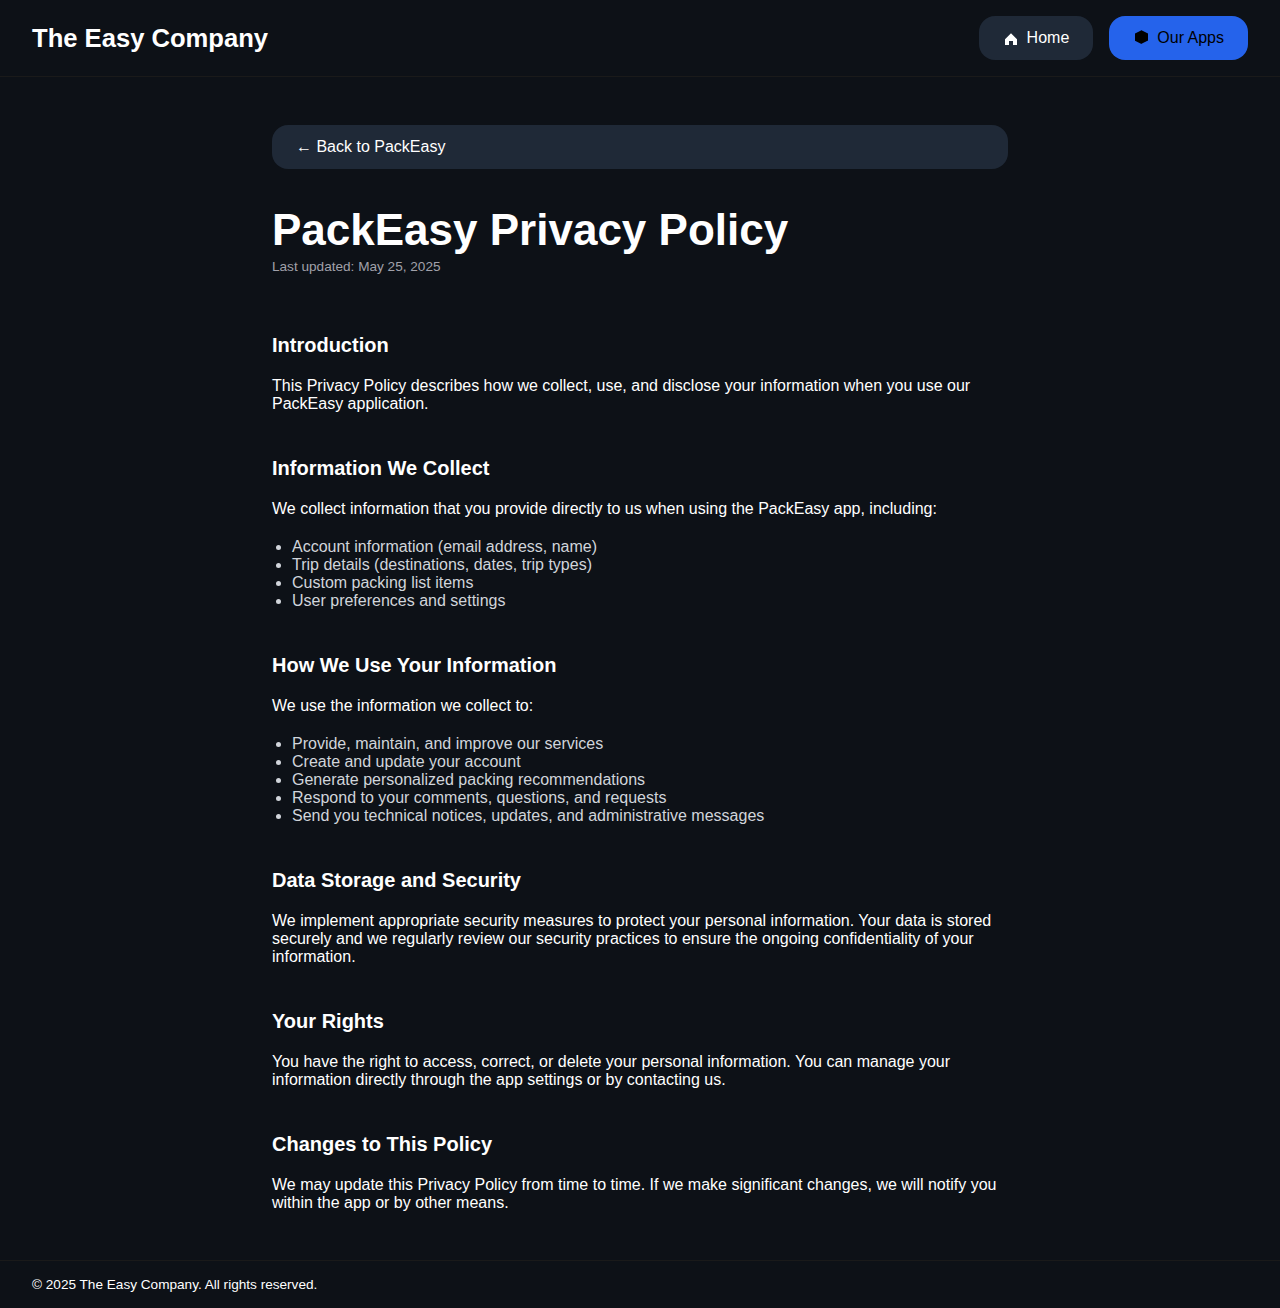
<file: apps/packeasy/privacy.html>
<!DOCTYPE html>
<html lang="en">
<head>
  <meta charset="UTF-8" />
  <meta name="viewport" content="width=device-width, initial-scale=1.0"/>
  <title>Privacy Policy – PackEasy</title>
  <link rel="stylesheet" href="style.css" />
</head>
<body>
  <header>
    <div class="container">
      <div class="logo">The Easy Company</div>
      <nav>
        <a href="../../index.html" class="nav-btn secondary">
          <svg width="16" height="16" fill="currentColor" viewBox="0 0 16 16">
            <path d="M8 3.293l6 6V15h-4v-4H6v4H2v-5.707l6-6z"/>
          </svg>
          <span>Home</span>
        </a>
        <a href="../index.html" class="nav-btn primary">
          <svg width="16" height="16" fill="currentColor" viewBox="0 0 16 16">
            <path d="M8.5.134l6 3A.5.5 0 0 1 15 3.5v7a.5.5 0 0 1-.5.366l-6 3a.5.5 0 0 1-.5 0l-6-3A.5.5 0 0 1 2 10.5v-7a.5.5 0 0 1 .5-.366l6-3a.5.5 0 0 1 .5 0z"/>
          </svg>
          <span>Our Apps</span>
        </a>
      </nav>
    </div>
  </header>

  <main class="privacy-main">
    <div class="content">
      <a href="index.html" class="nav-btn secondary back-link">← Back to PackEasy</a>
      <h1>PackEasy Privacy Policy</h1>
      <p class="updated-date">Last updated: May 25, 2025</p>

      <h2>Introduction</h2>
      <p>This Privacy Policy describes how we collect, use, and disclose your information when you use our PackEasy application.</p>

      <h2>Information We Collect</h2>
      <p>We collect information that you provide directly to us when using the PackEasy app, including:</p>
      <ul>
        <li>Account information (email address, name)</li>
        <li>Trip details (destinations, dates, trip types)</li>
        <li>Custom packing list items</li>
        <li>User preferences and settings</li>
      </ul>

      <h2>How We Use Your Information</h2>
      <p>We use the information we collect to:</p>
      <ul>
        <li>Provide, maintain, and improve our services</li>
        <li>Create and update your account</li>
        <li>Generate personalized packing recommendations</li>
        <li>Respond to your comments, questions, and requests</li>
        <li>Send you technical notices, updates, and administrative messages</li>
      </ul>

      <h2>Data Storage and Security</h2>
      <p>We implement appropriate security measures to protect your personal information. Your data is stored securely and we regularly review our security practices to ensure the ongoing confidentiality of your information.</p>

      <h2>Your Rights</h2>
      <p>You have the right to access, correct, or delete your personal information. You can manage your information directly through the app settings or by contacting us.</p>

      <h2>Changes to This Policy</h2>
      <p>We may update this Privacy Policy from time to time. If we make significant changes, we will notify you within the app or by other means.</p>
    </div>
  </main>

  <footer>
    <div class="footer-container">
      <span>© 2025 The Easy Company. All rights reserved.</span>
    </div>
  </footer>
</body>
</html>
</file>
<file: style.css>
* {
  margin: 0;
  padding: 0;
  box-sizing: border-box;
}

body {
  font-family: -apple-system, BlinkMacSystemFont, "San Francisco", "Segoe UI", Roboto, "Helvetica Neue", sans-serif;
  background-color: #0d1117;
  color: white;
  display: flex;
  flex-direction: column;
  min-height: 100vh;
}

/* Layout container */
.container {
  display: flex;
  justify-content: space-between;
  align-items: center;
  padding: 1rem 2rem;
}

/* Header */
header {
  background-color: #0d1117;
  border-bottom: 1px solid #1a1a1a;
}

.logo {
  font-weight: bold;
  font-size: clamp(1.25rem, 2vw, 1.75rem); /* responsive */
}

/* Navigation */
nav {
  display: flex;
  align-items: center;
  gap: 1rem;
}

.nav-btn {
  display: inline-flex;
  align-items: center;
  gap: 0.5rem;
  font-size: 1rem;
  font-weight: 500;
  text-decoration: none;
  cursor: pointer;
  transition: background 0.2s ease;
  min-height: 44px;
  border-radius: 16px;
}

/* Primary button */
.nav-btn.primary {
  background-color: #2563eb;
  color: black;
  border: none;
  padding: 0.75rem 1.5rem;
}

/* Secondary button */
.nav-btn.secondary {
  background-color: #1f2937;
  color: white;
  border: none;
  padding: 0.75rem 1.75rem;
}

/* Main */
main {
  flex: 1;
  display: flex;
  flex-direction: column;
  justify-content: center;
  align-items: center;
  text-align: center;
  padding: 2rem;
}

main h1 {
  font-size: clamp(2rem, 6vw, 4rem); /* responsive */
  font-weight: 700;
  margin-bottom: 1rem;
}

main p {
  font-size: clamp(1.125rem, 3vw, 2rem); /* responsive */
  color: #a1a1aa;
  margin-bottom: 2rem;
}

.cta-button {
  display: inline-block;
  background-color: #1d4ed8;
  color: white;
  padding: 0.75rem 1.5rem;
  border-radius: 8px;
  text-decoration: none;
  font-size: 0.9rem;
  font-weight: 500;
  transition: background 0.3s;
}

.cta-button:hover {
  background-color: #2563eb;
}

/* Footer */
footer {
  background-color: #0d1117;
  border-top: 1px solid #1a1a1a;
  padding: 1rem 2rem;
  font-size: 0.85rem;
}

.footer-container {
  display: flex;
  justify-content: center;
  align-items: center;
  text-align: center;
  width: 100%;
}

footer a {
  color: #a1a1aa;
  text-decoration: none;
}

footer a:hover {
  text-decoration: underline;
}
</file>
<file: apps/style.css>
* {
  margin: 0;
  padding: 0;
  box-sizing: border-box;
}

body {
  font-family: -apple-system, BlinkMacSystemFont, "San Francisco", "Segoe UI", Roboto, "Helvetica Neue", sans-serif;
  background-color: #0d1117;
  color: white;
  display: flex;
  flex-direction: column;
  min-height: 100vh;
}

/* Layout container */
.container {
  display: flex;
  justify-content: space-between;
  align-items: center;
  padding: 1rem 2rem;
}

/* Header */
header {
  background-color: #0d1117;
  border-bottom: 1px solid #1a1a1a;
}

.logo {
  font-weight: bold;
  font-size: clamp(1.25rem, 2vw, 1.75rem);
}

nav {
  display: flex;
  align-items: center;
  gap: 1rem;
}

.nav-btn {
  display: inline-flex;
  align-items: center;
  gap: 0.5rem;
  font-size: 1rem;
  font-weight: 500;
  text-decoration: none;
  cursor: pointer;
  transition: background 0.2s ease;
  min-height: 44px;
  border-radius: 16px;
}

/* Primary button */
.nav-btn.primary {
  background-color: #2563eb;
  color: black;
  border: none;
  padding: 0.75rem 1.5rem;
}

/* Secondary button */
.nav-btn.secondary {
  background-color: #1f2937;
  color: white;
  border: none;
  padding: 0.75rem 1.75rem;
}

/* Main */
main {
  flex: 1;
  padding: 2rem;
  max-width: 960px;
  margin: 0 auto;
}

main h1 {
  font-size: clamp(2rem, 5vw, 3rem);
  margin-bottom: 2rem;
}

/* App Grid */
.app-grid {
  display: grid;
  gap: 1.5rem;
  grid-template-columns: repeat(auto-fit, minmax(280px, 1fr));
}

.app-card {
  border: 1px dashed #2a2a2a;
  border-radius: 16px;
  padding: 1.5rem;
  background-color: #111;
  display: flex;
  flex-direction: column;
  gap: 1rem;
}

.app-header {
  display: flex;
  align-items: center;
  gap: 0.5rem;
}

.app-header h2 {
  font-size: 1.25rem;
}

.app-desc {
  font-size: 0.95rem;
  color: #aaa;
}

.app-actions {
  display: flex;
  gap: 1rem;
  margin-top: 1rem;
  flex-wrap: wrap;
}

.btn-outline,
.btn-primary {
  padding: 0.5rem 1.25rem;
  font-size: 0.9rem;
  border-radius: 8px;
  text-decoration: none;
  font-weight: 500;
  text-align: center;
  white-space: nowrap;
}

.btn-outline {
  border: 1px solid #444;
  background: transparent;
  color: white;
}

.btn-outline:hover {
  background-color: #222;
}

.btn-outline.disabled {
  opacity: 0.5;
  cursor: default;
}

.btn-primary {
  background-color: #2563eb;
  color: black;
  border: none;
}

.btn-primary:hover {
  background-color: #3b82f6;
}

/* Footer */
footer {
  background-color: #0d1117;
  border-top: 1px solid #1a1a1a;
  padding: 1rem 2rem;
  font-size: 0.85rem;
}

.footer-container {
  display: flex;
  justify-content: center;
  align-items: center;
  text-align: center;
  width: 100%;
}

footer a {
  color: #a1a1aa;
  text-decoration: none;
}

footer a:hover {
  text-decoration: underline;
}
</file>
<file: packeasy/style.css>
body {
  margin: 0;
  font-family: -apple-system, BlinkMacSystemFont, sans-serif;
  background: #fff;
  color: #000;
}

header {
  padding: 20px 40px;
  font-weight: bold;
  font-size: 20px;
}

main {
  display: flex;
  justify-content: center;
  padding: 40px;
}

.container {
  display: flex;
  flex-wrap: wrap;
  gap: 40px;
  max-width: 1200px;
  align-items: center;
  justify-content: center;
}

.image img {
  width: 300px;
  max-width: 100%;
}

.content {
  max-width: 500px;
}

h2 {
  font-size: 28px;
  line-height: 1.4;
}

.subhead {
  font-weight: 500;
  margin-bottom: 16px;
}

.description {
  font-size: 16px;
  line-height: 1.6;
}

.app-store-button img {
  height: 40px;
  margin-top: 20px;
}

.requirement {
  font-size: 12px;
  color: #555;
  margin-top: 10px;
}

footer {
  text-align: center;
  font-size: 14px;
  padding: 40px 20px;
  color: #888;
}

html, body {
  height: 100%;
  margin: 0;
  display: flex;
  flex-direction: column;
}

main {
  flex: 1; /* Pushes footer to the bottom */
}

footer {
  text-align: center;
  font-size: 14px;
  padding: 40px 20px;
  color: #888;
}

footer .privacy-link {
  color: #888;
  text-decoration: none;
}

footer .privacy-link:hover {
  text-decoration: underline;
}
</file>
<file: apps/decluttereasy/style.css>
/* Reset & Base */
* {
  margin: 0;
  padding: 0;
  box-sizing: border-box;
}

body {
  font-family: -apple-system, BlinkMacSystemFont, "San Francisco", "Segoe UI", Roboto, "Helvetica Neue", sans-serif;
  background-color: #0d1117;
  color: white;
  display: flex;
  flex-direction: column;
  min-height: 100vh;
}

/* Header */
header {
  background-color: #0d1117;
  border-bottom: 1px solid #1a1a1a;
}

.container {
  display: flex;
  justify-content: space-between;
  align-items: center;
  padding: 1rem 2rem;
}

.logo {
  font-weight: bold;
  font-size: clamp(1.25rem, 2vw, 1.75rem);
}

nav {
  display: flex;
  align-items: center;
  gap: 1rem;
}

.nav-btn {
  display: inline-flex;
  align-items: center;
  gap: 0.5rem;
  font-size: 1rem;
  font-weight: 500;
  text-decoration: none;
  cursor: pointer;
  border-radius: 16px;
  padding: 0.75rem 1.5rem;
  transition: background 0.2s ease;
  min-height: 44px;
}

.nav-btn.primary {
  background-color: #2563eb;
  color: black;
  border: none;
}

.nav-btn.secondary {
  background-color: #1f2937;
  color: white;
  border: none;
}

/* Main Layout */
.decluttereasy-main {
  padding: 3rem 2rem;
  max-width: 1200px;
  margin: 0 auto;
  flex: 1;
  display: flex;
  flex-direction: column;
  gap: 2.5rem;
}

/* Top section: image + text */
.decluttereasy-top {
  display: flex;
  gap: 2rem;
  align-items: flex-start;
  flex-wrap: wrap;
}

.decluttereasy-image {
  flex: 0 0 160px;
}

.app-logo {
  width: 160px;
  height: 160px;
  object-fit: contain;
  border-radius: 16px;
}

.decluttereasy-text {
  flex: 1;
  min-width: 300px;
}

.decluttereasy-text h1 {
  font-size: clamp(2rem, 6vw, 3rem);
  margin-bottom: 0.5rem;
}

.subtitle {
  font-size: 1.2rem;
  color: #a1a1aa;
  margin-bottom: 1.5rem;
}

.button-group {
  display: flex;
  gap: 1rem;
  flex-wrap: wrap;
}

.btn-primary,
.btn-outline {
  padding: 0.6rem 1.25rem;
  border-radius: 8px;
  font-size: 0.95rem;
  font-weight: 500;
  text-decoration: none;
  display: inline-block;
  white-space: nowrap;
}

.btn-primary {
  background-color: #2563eb;
  color: black;
  border: none;
}

.btn-primary:hover {
  background-color: #3b82f6;
}

.btn-outline {
  background-color: transparent;
  border: 1px solid #444;
  color: white;
}

.btn-outline:hover {
  background-color: #222;
}

/* Feature Cards Section */
.features-grid {
  display: flex;
  justify-content: space-between;
  gap: 1.5rem;
  flex-wrap: nowrap;
  margin-bottom: 3rem;
}

.feature-card {
  flex: 1;
  min-width: 250px;
  max-width: 360px;
  border: 1px solid #2a2a2a;
  padding: 1rem;
  border-radius: 12px;
  background-color: #111;
}

.feature-title {
  font-weight: 600;
  margin-bottom: 0.5rem;
}

.feature-desc {
  font-size: 0.9rem;
  color: #bbb;
}

/* Method Section */
.method-section {
  text-align: center;
  margin-bottom: 3rem;
}

.method-section h2 {
  font-size: 1.5rem;
  margin-bottom: 1.5rem;
  color: white;
}

.method-steps {
  display: flex;
  justify-content: center;
  align-items: center;
  flex-wrap: wrap;
  gap: 1rem;
}

.method-step {
  background-color: #1f2937;
  color: white;
  padding: 0.5rem 1rem;
  border-radius: 8px;
  font-weight: 500;
  font-size: 0.9rem;
}

.method-arrow {
  color: #2563eb;
  font-size: 1.2rem;
  font-weight: bold;
}

/* Perfect For Section */
.perfect-for-section {
  text-align: center;
}

.perfect-for-section h2 {
  font-size: 1.5rem;
  margin-bottom: 1.5rem;
  color: white;
}

.perfect-for-grid {
  display: grid;
  grid-template-columns: repeat(auto-fit, minmax(200px, 1fr));
  gap: 1rem;
}

.perfect-for-item {
  display: flex;
  align-items: center;
  gap: 0.75rem;
  padding: 1rem;
  background-color: #111;
  border: 1px solid #2a2a2a;
  border-radius: 8px;
  font-size: 0.9rem;
}

.perfect-for-icon {
  font-size: 1.2rem;
}

/* Responsive adjustments */
@media (max-width: 768px) {
  .features-grid {
    flex-wrap: wrap;
  }
  
  .method-steps {
    gap: 0.5rem;
  }
  
  .method-step {
    font-size: 0.8rem;
    padding: 0.4rem 0.8rem;
  }
  
  .perfect-for-grid {
    grid-template-columns: 1fr;
  }
}

/* Footer */
footer {
  background-color: #0d1117;
  border-top: 1px solid #1a1a1a;
  padding: 1rem 2rem;
  font-size: 0.85rem;
}

.footer-container {
  display: flex;
  justify-content: center;
  align-items: center;
  text-align: center;
  width: 100%;
}

.footer-links {
  display: flex;
  gap: 1rem;
}

footer a {
  color: #a1a1aa;
  text-decoration: none;
}

footer a:hover {
  text-decoration: underline;
}

/* Privacy Page Layout */
.privacy-main {
  padding: 3rem 2rem;
  max-width: 800px;
  margin: 0 auto;
  flex: 1;
}

.content {
  display: flex;
  flex-direction: column;
  gap: 1.25rem;
}

.back-link {
  margin-bottom: 1rem;
  font-size: 1rem;
  display: inline-flex;
  align-items: center;
}

.back-link:hover {
  text-decoration: underline;
}

.updated-date {
  font-size: 0.85rem;
  color: #a1a1aa;
  margin-top: -1rem;
  margin-bottom: 1rem;
}

h1 {
  font-size: clamp(2rem, 5vw, 2.75rem);
  font-weight: bold;
}

h2 {
  font-size: 1.25rem;
  margin-top: 1.5rem;
}

ul {
  padding-left: 1.25rem;
  list-style: disc;
  color: #d1d5db;
}

.email-link {
  color: #a1a1aa;
  font-weight: 600;
  text-decoration: none;
}

.email-link:hover {
  text-decoration: underline;
}
</file>
<file: apps/packeasy/style.css>
/* Reset & Base */
* {
  margin: 0;
  padding: 0;
  box-sizing: border-box;
}

body {
  font-family: -apple-system, BlinkMacSystemFont, "San Francisco", "Segoe UI", Roboto, "Helvetica Neue", sans-serif;
  background-color: #0d1117;
  color: white;
  display: flex;
  flex-direction: column;
  min-height: 100vh;
}

/* Header */
header {
  background-color: #0d1117;
  border-bottom: 1px solid #1a1a1a;
}

.container {
  display: flex;
  justify-content: space-between;
  align-items: center;
  padding: 1rem 2rem;
}

.logo {
  font-weight: bold;
  font-size: clamp(1.25rem, 2vw, 1.75rem);
}

nav {
  display: flex;
  align-items: center;
  gap: 1rem;
}

.nav-btn {
  display: inline-flex;
  align-items: center;
  gap: 0.5rem;
  font-size: 1rem;
  font-weight: 500;
  text-decoration: none;
  cursor: pointer;
  border-radius: 16px;
  padding: 0.75rem 1.5rem;
  transition: background 0.2s ease;
  min-height: 44px;
}

.nav-btn.primary {
  background-color: #2563eb;
  color: black;
  border: none;
}

.nav-btn.secondary {
  background-color: #1f2937;
  color: white;
  border: none;
}

/* Main Layout */
.packeasy-main {
  padding: 3rem 2rem;
  max-width: 1200px;
  margin: 0 auto;
  flex: 1;
  display: flex;
  flex-direction: column;
  gap: 2.5rem;
}

/* Top section: image + text */
.packeasy-top {
  display: flex;
  gap: 2rem;
  align-items: flex-start;
  flex-wrap: wrap;
}

.packeasy-image {
  flex: 0 0 160px;
}

.app-logo {
  width: 160px;
  height: 160px;
  object-fit: contain;
  border-radius: 16px;
}

.packeasy-text {
  flex: 1;
  min-width: 300px;
}

.packeasy-text h1 {
  font-size: clamp(2rem, 6vw, 3rem);
  margin-bottom: 0.5rem;
}

.subtitle {
  font-size: 1.2rem;
  color: #a1a1aa;
  margin-bottom: 1.5rem;
}

.button-group {
  display: flex;
  gap: 1rem;
  flex-wrap: wrap;
}

.btn-primary,
.btn-outline {
  padding: 0.6rem 1.25rem;
  border-radius: 8px;
  font-size: 0.95rem;
  font-weight: 500;
  text-decoration: none;
  display: inline-block;
  white-space: nowrap;
}

.btn-primary {
  background-color: #2563eb;
  color: black;
  border: none;
}

.btn-primary:hover {
  background-color: #3b82f6;
}

.btn-outline {
  background-color: transparent;
  border: 1px solid #444;
  color: white;
}

.btn-outline:hover {
  background-color: #222;
}

/* Feature Cards Section */
.features-grid {
  display: flex;
  justify-content: space-between;
  gap: 1.5rem;
  flex-wrap: nowrap;
}

.feature-card {
  flex: 1;
  min-width: 250px;
  max-width: 360px;
  border: 1px solid #2a2a2a;
  padding: 1rem;
  border-radius: 12px;
  background-color: #111;
}

.feature-title {
  font-weight: 600;
  margin-bottom: 0.5rem;
}

.feature-desc {
  font-size: 0.9rem;
  color: #bbb;
}

/* Footer */
footer {
  background-color: #0d1117;
  border-top: 1px solid #1a1a1a;
  padding: 1rem 2rem;
  font-size: 0.85rem;
}

.footer-container {
  display: flex;
  flex-wrap: wrap;
  justify-content: space-between;
  align-items: center;
}

.footer-links {
  display: flex;
  gap: 1rem;
}

footer a {
  color: #a1a1aa;
  text-decoration: none;
}

footer a:hover {
  text-decoration: underline;
}

/* Privacy Page Layout */
.privacy-main {
  padding: 3rem 2rem;
  max-width: 800px;
  margin: 0 auto;
  flex: 1;
}

.content {
  display: flex;
  flex-direction: column;
  gap: 1.25rem;
}

.back-link {
  margin-bottom: 1rem;
  font-size: 1rem;
  display: inline-flex;
  align-items: center;
}

.back-link:hover {
  text-decoration: underline;
}

.updated-date {
  font-size: 0.85rem;
  color: #a1a1aa;
  margin-top: -1rem;
  margin-bottom: 1rem;
}

h1 {
  font-size: clamp(2rem, 5vw, 2.75rem);
  font-weight: bold;
}

h2 {
  font-size: 1.25rem;
  margin-top: 1.5rem;
}

ul {
  padding-left: 1.25rem;
  list-style: disc;
  color: #d1d5db;
}
</file>
